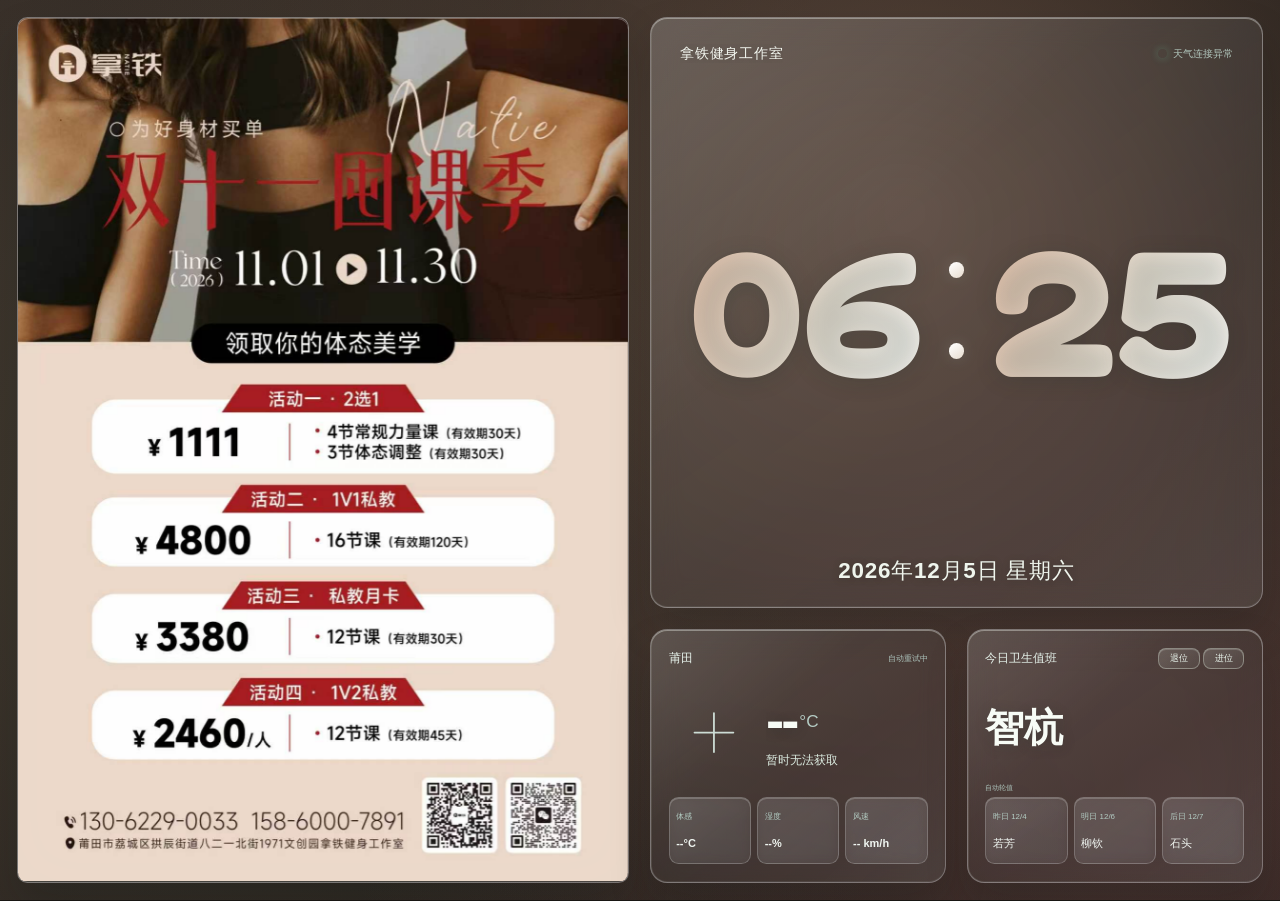
<file: index.html>
<!doctype html>
<html lang="zh-CN">
<head>
<meta charset="utf-8">
<meta name="viewport" content="width=device-width,initial-scale=1,viewport-fit=cover">
<meta name="theme-color" content="#000000">
<title>拿铁健身工作室 · V2.10.7 GitHub版</title>
<style>
    @font-face {
      font-family: "Fredoka Embedded";
      src: url("[data-uri]") format("truetype-variations");
      font-style: normal;
      font-weight: 300 700;
      font-display: block;
    }
:root {
 --bg:#000; --panel:#0e0e11; --raised:#111114; --surface:#1a1a1e;
 --line:rgba(245,245,247,.09); --text:#f0f0f3; --secondary:#b5b5be;
 --muted:#797982; --success:#30d158; --blue-soft:#50a5ff;
 --outer-pad:clamp(12px,1.35vw,24px); --screen-gap:clamp(16px,1.65vw,24px); --card-radius:clamp(10px,1.35vw,26px);
}
* {box-sizing:border-box}
html,body {width:100%;height:100%;margin:0;background:var(--bg);color:var(--text);overflow:hidden;font-family:-apple-system,BlinkMacSystemFont,'SF Pro Display','PingFang SC','Microsoft YaHei',Arial,sans-serif;font-variant-numeric:tabular-nums;-webkit-font-smoothing:antialiased;}
/* Grid columns avoid WebView flex sizing swallowing the poster-to-clock gap. */
.screen {height:100vh;width:100vw;display:grid;grid-template-columns:var(--poster-column,37%) minmax(0,1fr);gap:var(--screen-gap);padding:var(--outer-pad);overflow:hidden;background:#000}
.poster-panel {width:100%;height:100%;min-width:0;min-height:0;position:relative;overflow:hidden;background:#0d0d10;border:1px solid rgba(246,246,250,.17);border-radius:clamp(9px,.82vw,16px)}
.poster-panel::after {content:"";position:absolute;inset:0;pointer-events:none;border-radius:inherit;box-shadow:inset 0 0 0 1px rgba(255,255,255,.015)}
.poster-image{display:none;width:100%;height:100%;object-fit:contain;object-position:center;background:#09090b}
.poster-empty{width:100%;height:100%;display:flex;align-items:center;justify-content:center;font-size:clamp(13px,1.45vw,24px);font-weight:400;letter-spacing:.14em;color:#66666e}
.dashboard {flex:1;min-width:0;min-height:0;display:grid;grid-template-rows:minmax(0,7fr) minmax(0,3fr);gap:var(--screen-gap);padding:0;}
.panel{min-width:0;min-height:0;overflow:hidden;border-radius:var(--card-radius);background:var(--raised);border:1px solid var(--line);box-shadow:inset 0 1px 0 rgba(255,255,255,.02)}
.time-panel{display:grid;grid-template-rows:minmax(27px,auto) minmax(0,1fr) minmax(26px,auto);gap:clamp(4px,.75vh,12px);padding:clamp(13px,1.7vw,34px) clamp(12px,2.25vw,43px);background:radial-gradient(ellipse at 40% 46%,rgba(27,105,219,.11),transparent 57%),linear-gradient(143deg,#090d15 0%,#030407 100%);border-color:rgba(97,175,255,.17)}
.time-head{display:flex;align-items:center;justify-content:space-between;gap:6px;min-width:0;min-height:0}
.brand{font-size:clamp(12px,1.12vw,22px);font-weight:580;letter-spacing:.04em;white-space:nowrap;overflow:hidden;text-overflow:ellipsis;color:#dde4ee}
.status{display:flex;align-items:center;justify-content:flex-end;gap:clamp(5px,.5vw,11px);min-width:0;color:#989ca6;font-size:clamp(9px,.79vw,15px);white-space:nowrap}
.status-dot{width:clamp(7px,.67vw,13px);height:clamp(7px,.67vw,13px);min-width:clamp(7px,.67vw,13px);min-height:clamp(7px,.67vw,13px);display:block;flex:0 0 auto;border-radius:50%;background:var(--success)}
.clock-display{min-width:0;min-height:0;height:100%;width:100%;display:grid;grid-template-columns:minmax(0,1fr) clamp(14px,3.6vw,60px) minmax(0,1fr);align-items:center;gap:clamp(1px,.25vw,8px)}
.fit-box {min-height:0;min-width:0;display:flex;align-items:center;overflow:hidden}
.clock-number-box{height:100%;justify-content:center;overflow:visible}
.clock-number{font-family:'Fredoka Embedded','Arial Rounded MT Bold',Arial,sans-serif;font-weight:700;font-variation-settings:"wdth" 118,"wght" 700;letter-spacing:0;line-height:.88;padding:.04em .055em;-webkit-background-clip:text;background-clip:text;-webkit-text-fill-color:transparent;text-shadow:0 0 25px rgba(63,161,255,.08);font-feature-settings:"tnum" 1,"kern" 0}
.clock-hour{background-image:linear-gradient(110deg,#2d7cfe 9%,#55b2ff 64%,#a0efff 100%)}
.clock-minute{background-image:linear-gradient(110deg,#2c7bfb 5%,#499fff 62%,#9cecff 100%)}
.clock-colon{height:32%;min-height:32px;display:flex;flex-direction:column;align-items:center;justify-content:space-around;gap:10px;overflow:visible;align-self:center}
.clock-colon span{--s:clamp(8px,1.23vw,25px);width:var(--s);height:var(--s);min-width:var(--s);min-height:var(--s);display:block;flex:0 0 var(--s);border-radius:50%;background:linear-gradient(140deg,#fff 5%,#d6f6ff 50%,#80dbff 100%);box-shadow:0 0 15px rgba(99,210,255,.16)}
.time-date{min-width:0;min-height:0;display:flex;align-items:flex-end;justify-content:center}
.date-line{font-size:clamp(14px,1.75vw,36px);font-weight:550;color:#c7cdd8;white-space:nowrap;letter-spacing:.035em;text-align:center}
.bottom-grid{display:grid;min-width:0;min-height:0;grid-template-columns:minmax(0,1fr) minmax(0,1fr);gap:var(--screen-gap)}
.weather-panel,.duty-panel{display:grid;min-width:0;min-height:0;padding:clamp(10px,1.35vw,26px);background:#111114}
.weather-panel{grid-template-rows:minmax(21px,21px) minmax(0,1fr) minmax(47px,31%);gap:4px}
.weather-head{display:flex;align-items:center;justify-content:space-between;min-width:0;gap:6px}
.city{font-size:clamp(10px,.96vw,18px);color:#c7c7ce;font-weight:540;white-space:nowrap}
.weather-update{font-size:clamp(7px,.64vw,12px);color:var(--muted);white-space:nowrap}
.weather-body{display:grid;min-width:0;min-height:0;grid-template-columns:minmax(36px,.72fr) minmax(0,1.28fr);gap:clamp(3px,.5vw,15px);align-items:center;overflow:hidden}
.weather-symbol{height:100%;display:grid;place-items:center;min-width:0;min-height:0;color:#ced2de;opacity:.90}
.weather-symbol svg{height:clamp(33px,5.4vw,100px);max-height:90%;width:90%;display:block;stroke:currentColor;fill:none;stroke-width:1.65;stroke-linecap:round;stroke-linejoin:round;vector-effect:non-scaling-stroke}
.weather-primary{min-width:0;min-height:0;display:grid;grid-template-rows:minmax(0,1.4fr) minmax(18px,.6fr)}
.temperature-row{display:flex;gap:clamp(2px,.2vw,5px);min-width:0;min-height:0;align-items:center;overflow:hidden}
.temperature-box{min-width:0;min-height:0;height:100%;flex:0 1 auto;overflow:visible}
.temperature{font-size:clamp(32px,4.25vw,90px);font-weight:650;letter-spacing:-.05em;white-space:nowrap;line-height:1;color:#eeeef2}
.temp-unit-box{height:100%;min-width:0;align-items:center;overflow:visible}
.temp-unit{font-size:clamp(11px,1.34vw,25px);color:#90909b}
.weather-text-box{align-items:center;overflow:visible}
.weather-text{font-size:clamp(10px,.95vw,18px);font-weight:530;white-space:nowrap;color:#d3d3d8}
.weather-meta{min-width:0;min-height:0;display:grid;grid-template-columns:repeat(3,minmax(0,1fr));gap:clamp(4px,.48vw,11px)}
.meta-card,.next-card{background:#1a1a1e;border:1px solid rgba(255,255,255,.055);border-radius:clamp(7px,.75vw,15px);min-width:0;min-height:0;overflow:hidden}
.meta-card{display:grid;grid-template-rows:1fr 1.15fr;gap:1px;padding:clamp(4px,.52vw,11px)}
.meta-title-box,.meta-value-box,.next-day-box,.next-name-box{min-width:0;min-height:0;align-items:center;overflow:visible}
.meta-title,.next-day{color:#898992;white-space:nowrap;font-size:clamp(6px,.62vw,11px);line-height:1}
.meta-value,.next-name{color:#e7e7eb;white-space:nowrap;font-weight:590;font-size:clamp(8px,.86vw,15px);line-height:1}
.duty-panel{grid-template-rows:minmax(21px,21px) minmax(0,1fr) minmax(47px,31%);gap:4px}
.duty-head{min-width:0;min-height:0;display:grid;grid-template-columns:minmax(0,1fr) minmax(86px,.39fr);gap:clamp(4px,.55vw,10px);align-items:center}
.duty-label-box{overflow:visible;align-items:center}
.duty-label{font-size:clamp(9px,.9vw,17px);white-space:nowrap;color:#c4c4cc;font-weight:540}
.duty-control-box{height:100%;width:100%}
.duty-controls{width:100%;height:100%;display:grid;grid-template-columns:repeat(2,minmax(0,1fr));gap:clamp(3px,.25vw,6px);align-items:center}
.duty-btn{width:100%;min-width:0;height:clamp(19px,2.4vh,31px);border:1px solid rgba(255,255,255,.12);border-radius:clamp(6px,.62vw,12px);background:rgba(255,255,255,.05);color:#b9b9c1;font-family:inherit;font-size:clamp(9px,.72vw,13px);font-weight:540;line-height:1;white-space:nowrap;cursor:pointer}
.duty-btn:focus-visible,.duty-btn:focus{outline:2px solid #469dff;outline-offset:1px;background:#1e2b3c}
.duty-center{min-width:0;min-height:0;display:grid;grid-template-rows:minmax(0,1fr) minmax(10px,auto)}
.duty-name-box{overflow:visible;align-items:center}
.duty-name{font-size:clamp(27px,3.05vw,66px);font-weight:640;color:#f1f1f3;white-space:nowrap;line-height:1}
.duty-mode-box{overflow:visible;align-items:center}
.duty-mode{font-size:clamp(7px,.58vw,11px);color:var(--muted);white-space:nowrap}
.duty-next{min-width:0;min-height:0;display:grid;grid-template-columns:repeat(3,minmax(0,1fr));gap:clamp(4px,.4vw,9px)}
.next-card{display:grid;grid-template-rows:1fr 1.15fr;gap:1px;padding:clamp(4px,.52vw,11px)}


.rotation-line{min-width:0;min-height:0;display:flex;align-items:center;color:#777983;font-size:clamp(7px,.55vw,10px);white-space:nowrap;overflow:hidden;text-overflow:ellipsis}
/* Fit original data-fit nodes without assuming aspect-ratio support on Android TV. */
[data-fit]{display:block;max-width:100%;line-height:1;white-space:nowrap}
.settings-overlay[hidden]{display:none!important}
.settings-overlay{position:fixed;z-index:99;inset:0;background:rgba(0,0,0,.68);display:flex;align-items:center;justify-content:center;backdrop-filter:blur(5px)}
.settings-dialog{width:min(460px,80vw);padding:26px;border:1px solid #3d3e49;border-radius:22px;background:#17171c;box-shadow:0 18px 70px #000d;display:grid;gap:11px}
.settings-title{font-size:23px;font-weight:650;margin-bottom:9px}.settings-subtitle{color:#93939c;font-size:13px;line-height:1.6;margin:0 0 8px}
.settings-btn{font:inherit;color:#eeeef3;background:#24252b;border:1px solid #3b3c45;border-radius:12px;padding:13px 12px;font-size:17px;cursor:pointer;text-align:center}
.settings-btn:focus-visible,.settings-btn:focus{outline:2px solid #499eff;background:#1c344c}
#posterUpload{position:absolute;opacity:0;pointer-events:none;width:1px;height:1px}
.preview-handle{position:fixed;z-index:20;top:10px;right:10px;opacity:0;transition:opacity .18s;pointer-events:none;border:1px solid #56606c;background:#1d2633ee;color:#e9f1ff;font:500 12px inherit;border-radius:8px;padding:8px 12px;cursor:pointer}
body:hover .preview-handle, .preview-handle:focus{opacity:1;pointer-events:auto}
.toast{position:fixed;z-index:120;left:50%;bottom:22px;transform:translateX(-50%);padding:10px 17px;background:#25252c;color:#fff;border:1px solid #4e4e57;border-radius:10px;font-size:13px;opacity:0;pointer-events:none;transition:opacity .2s}.toast.visible{opacity:1}
@media(max-height:640px){
.dashboard{grid-template-rows:minmax(0,7fr) minmax(0,3fr)}
.weather-panel,.duty-panel{padding:clamp(7px,.95vw,14px)}
.weather-panel{grid-template-rows:21px minmax(0,1fr) minmax(47px,31%);gap:4px}
.duty-panel{grid-template-rows:21px minmax(0,1fr) minmax(47px,31%);gap:4px}
.time-panel{padding:clamp(11px,1.2vw,16px) clamp(12px,2vw,24px)}
}
@media (orientation:portrait){
  body{overflow:auto}
  .screen{width:100vw;height:56.25vw;min-height:220px}
  .poster-panel{width:calc(56.25vw * 210 / 297)}
  .dashboard{padding:0;gap:3px}
  .panel{border-radius:5px}.bottom-grid{gap:3px}
  .time-panel{padding:6px;gap:2px;grid-template-rows:12px minmax(0,1fr) 12px}
  .brand{font-size:7px}.status{font-size:6px;gap:2px}.status-dot{width:4px;height:4px;min-width:4px;min-height:4px}
  .date-line{font-size:7px}.weather-panel,.duty-panel{padding:3px;gap:1px}
  .weather-head,.duty-head{min-height:7px}.city,.duty-label{font-size:6px}.weather-update,.duty-mode,.rotation-line{font-size:5px}
  .weather-meta,.duty-next{gap:2px}.meta-card,.next-card{padding:1px;border-radius:2px}
  .meta-title,.next-day{font-size:4px}.meta-value,.next-name{font-size:6px}
  .temperature{font-size:20px}.temp-unit{font-size:7px}.weather-text{font-size:7px}
  .duty-name{font-size:16px}.duty-btn{font-size:5px;height:12px;min-height:12px;border-radius:2px}
  .clock-display{grid-template-columns:minmax(0,1fr) 7px minmax(0,1fr);gap:1px}
  .clock-colon{min-height:10px;height:32%;gap:3px}.clock-colon span{--s:4px}
  .weather-panel{grid-template-rows:8px 1fr 25px}
  .duty-panel{grid-template-rows:8px 1fr 25px}
  .weather-symbol svg{height:20px;stroke-width:2}
  .settings-dialog{width:90vw}
}


/* V2.3 TV remote focus on entire poster; focus ring appears only after arrow-key navigation. */
.poster-panel{cursor:pointer;outline:none;-webkit-tap-highlight-color:transparent}
.remote-navigating .poster-panel:focus{outline:3px solid #5da9ff;outline-offset:-4px;border-color:#76bbff;box-shadow:inset 0 0 0 2px #173c66}
.remote-navigating .duty-btn:focus{outline:2px solid #5da9ff;outline-offset:1px}
/* V2.4: explicitly painted selection ring for TCL old WebView.
   Native :focus outlines can vanish or be clipped by overflow:hidden. */
.duty-btn { -webkit-appearance:none; appearance:none; outline:none !important;
  -webkit-user-select:none; user-select:none; caret-color:transparent; }
.duty-btn.tv-focused, .duty-btn:focus, .remote-navigating .duty-btn:focus {
  background:#152d48 !important;
  border:2px solid #73b9ff !important;
  color:#ffffff !important;
  box-shadow:inset 0 0 0 1px #a9d8ff, 0 0 0 1px #477fbd !important;
  outline:none !important;
}
.poster-panel.tv-focused {border:2px solid #73b9ff !important; box-shadow:inset 0 0 0 1px #a9d8ff !important;}
/* All three spacings (poster/clock, clock/bottom, weather/duty) share screen-gap. */
.weather-meta,.duty-next{grid-template-columns:repeat(3,minmax(0,1fr));gap:clamp(4px,.48vw,11px)}
.meta-card,.next-card{align-self:stretch;min-height:0}

/* TV app: poster click replaces unsupported MENU key entry. */
.preview-handle { display:none !important; }

/* ===============================================================
   V2.6 · iOS-inspired dark frosted / liquid glass visual edition.
   Visual-layer override ONLY — keep V2.5 layout, keyboard focus,
   local-network upload, duty, weather and Java bridge unchanged.
   Static layered wallpaper provides refraction cues even on TVs
   whose legacy Android WebView ignores backdrop-filter.
   =============================================================== */
:root {
  --bg:#07101f;
  --panel:rgba(155,189,238,.11);
  --raised:rgba(173,204,255,.12);
  --surface:rgba(214,229,255,.11);
  --line:rgba(235,245,255,.27);
  --text:#f7f9ff;
  --secondary:#d2d9e9;
  --muted:#9faec8;
  --blue-soft:#93c9ff;
  --success:#4be9a1;
}
html,body{background:#0a1223;color:var(--text)}
body::before{
  content:"";position:fixed;inset:0;z-index:0;pointer-events:none;
  background:
    radial-gradient(ellipse 48% 82% at 5% 18%,rgba(80,138,229,.49) 0%,rgba(57,101,166,.22) 42%,transparent 82%),
    radial-gradient(ellipse 37% 62% at 73% 12%,rgba(140,116,225,.34) 0%,rgba(95,85,174,.15) 45%,transparent 83%),
    radial-gradient(ellipse 55% 70% at 88% 93%,rgba(37,173,191,.35) 0%,rgba(44,111,160,.16) 38%,transparent 78%),
    radial-gradient(ellipse 52% 54% at 41% 107%,rgba(71,111,219,.22),transparent 77%),
    linear-gradient(120deg,#122441 0%,#10152e 48%,#0b1628 100%);
}
body::after{
  content:"";position:fixed;inset:0;z-index:0;pointer-events:none;opacity:.20;
  background:linear-gradient(127deg,rgba(255,255,255,.12),transparent 28%,rgba(255,255,255,.03) 56%,transparent 82%);
}
.screen{position:relative;z-index:1;background:transparent}
.panel,.poster-panel{
  border:1px solid rgba(238,247,255,.29);
  background:linear-gradient(142deg,rgba(239,246,255,.16),rgba(186,210,248,.085) 43%,rgba(24,43,68,.14) 100%);
  box-shadow:0 14px 32px rgba(0,5,26,.22), inset 0 1px 0 rgba(255,255,255,.35),inset 0 -1px 0 rgba(197,226,255,.09);
  -webkit-backdrop-filter:blur(14px) saturate(145%);
  backdrop-filter:blur(14px) saturate(145%);
}
.panel{position:relative}
.panel::before{
  content:"";position:absolute;inset:0;pointer-events:none;border-radius:inherit;
  background:linear-gradient(133deg,rgba(255,255,255,.12),transparent 30%,transparent 78%,rgba(180,234,255,.035));
  opacity:.7;
}
.poster-panel{
  background:linear-gradient(155deg,rgba(231,240,255,.11),rgba(113,157,212,.055) 54%,rgba(46,93,130,.09));
  border-color:rgba(242,248,255,.31);
}
.poster-panel::after{box-shadow:inset 0 1px 0 rgba(255,255,255,.35),inset 0 0 55px rgba(203,225,255,.035)}
.poster-image{background:rgba(12,24,44,.35)}
.poster-empty{color:rgba(227,238,255,.62);font-weight:450;text-shadow:0 1px 6px rgba(0,0,0,.18)}
.time-panel{
  border-color:rgba(233,248,255,.37);
  background:
    radial-gradient(ellipse 76% 65% at 28% 26%,rgba(149,201,255,.18),transparent 75%),
    linear-gradient(126deg,rgba(238,246,255,.20),rgba(108,151,217,.12) 52%,rgba(23,63,113,.13));
  box-shadow:0 14px 32px rgba(0,5,26,.24),inset 0 1px 0 rgba(255,255,255,.42),inset 0 -1px 0 rgba(193,231,255,.09);
}
.weather-panel{
  background:linear-gradient(135deg,rgba(231,246,255,.17),rgba(109,166,206,.085) 58%,rgba(25,69,105,.13));
}
.duty-panel{
  background:linear-gradient(135deg,rgba(237,241,255,.16),rgba(151,144,210,.085) 58%,rgba(45,60,111,.12));
}
.brand{color:#f4f9ff;text-shadow:0 1px 9px rgba(7,12,34,.14)}
.status{color:#b4c4da}
.status-dot{background:#4be9a1;box-shadow:0 0 8px rgba(93,247,192,.24)}
.clock-hour{
  background-image:linear-gradient(118deg,#69a7ff 1%,#99d2ff 55%,#dafaff 100%);
}
.clock-minute{
  background-image:linear-gradient(118deg,#69b9ff 4%,#80c8ff 56%,#caf6ff 100%);
}
.clock-number{text-shadow:0 0 30px rgba(116,180,250,.12)}
.clock-colon span{
  background:linear-gradient(145deg,#fff 7%,#daf8ff 55%,#9bd9ff 100%);
  box-shadow:0 0 15px rgba(141,222,255,.29);
}
.date-line{color:#e0eafa}
.city,.duty-label{color:#e5edf9}
.weather-update,.duty-mode,.rotation-line{color:#aabbd5}
.weather-symbol{color:#e4eeff}
.temperature,.duty-name{color:#f9fbff;text-shadow:0 1px 12px rgba(7,21,48,.18)}
.temp-unit{color:#bfcee3}
.weather-text{color:#dfeafa}
.meta-card,.next-card{
  background:linear-gradient(145deg,rgba(235,244,255,.19),rgba(199,219,255,.085));
  border-color:rgba(244,249,255,.22);
  box-shadow:inset 0 1px 0 rgba(255,255,255,.17);
}
.meta-title,.next-day{color:#bed0e9}
.meta-value,.next-name{color:#f7faff}
.duty-btn{
  background:linear-gradient(160deg,rgba(228,244,255,.20),rgba(166,201,238,.08));
  border-color:rgba(240,248,255,.29);
  color:#eef5ff;
  box-shadow:inset 0 1px 0 rgba(255,255,255,.14);
}
/* Preserve the V2.4 focus selectors and their !important rules. */
.settings-overlay{background:rgba(3,10,24,.48);-webkit-backdrop-filter:blur(9px);backdrop-filter:blur(9px)}
.settings-dialog{
  background:linear-gradient(145deg,rgba(49,75,111,.94),rgba(24,40,65,.97));
  border-color:rgba(242,250,255,.31);
  box-shadow:0 24px 72px rgba(0,4,22,.55),inset 0 1px 0 rgba(255,255,255,.22);
  -webkit-backdrop-filter:blur(16px);backdrop-filter:blur(16px);
}
.settings-title{color:#f8fbff}
.settings-subtitle{color:#c2d0e4}
.settings-btn{background:rgba(204,230,255,.16);color:#fff;border-color:rgba(228,246,255,.24)}
.toast{background:rgba(37,67,110,.93);border-color:rgba(234,246,255,.3)}
/* End V2.6 visual layer. */


/* ===============================================================
   V2.8 · RonDesignLab-inspired atmospheric glass
   VISUAL OVERRIDES ONLY. All V2.5 Java and JS logic remains intact.
   Optical goal: restrained sage / grey spatial glass rather than
   artificial purple neon or low-contrast blue glass.
   =============================================================== */
:root{
  --bg:#142729;
  --panel:rgba(178,198,191,.105);
  --raised:rgba(185,204,197,.11);
  --surface:rgba(189,211,202,.13);
  --line:rgba(239,248,241,.29);
  --text:#f3f7f2;
  --secondary:#d0dad7;
  --muted:#a8b8b7;
  --blue-soft:#a2d9e6;
  --success:#87e3b4;
}
html,body{background:#102427!important;color:#f1f6f3}
body::before{
  content:"";position:fixed;inset:0;z-index:0;pointer-events:none;
  background:url("[data-uri]") center center / cover no-repeat;
  filter:none;
}
body::after{
  content:"";position:fixed;inset:0;z-index:0;pointer-events:none;
  opacity:1;
  background:
    radial-gradient(ellipse 53% 63% at 47% 25%,rgba(233,243,221,.035),transparent 76%),
    linear-gradient(90deg,rgba(6,22,25,.12),transparent 38%,rgba(4,22,23,.11) 100%),
    linear-gradient(180deg,rgba(9,23,26,.11),transparent 46%,rgba(3,20,23,.30));
}
.screen{position:relative;z-index:1;background:transparent}
.panel,.poster-panel{
  background:linear-gradient(135deg,rgba(225,238,227,.16) 0%,rgba(184,207,199,.09) 38%,rgba(80,112,113,.065) 72%,rgba(209,228,210,.105) 100%) !important;
  border:1px solid rgba(228,244,231,.31) !important;
  box-shadow:0 21px 42px rgba(2,15,17,.18),inset 0 1px 0 rgba(250,255,246,.36),inset 1px 0 0 rgba(243,255,236,.11),inset 0 -1px 0 rgba(219,237,232,.08) !important;
  -webkit-backdrop-filter:blur(19px) saturate(93%) brightness(1.03);
  backdrop-filter:blur(19px) saturate(93%) brightness(1.03);
}
.panel::before{
  background:linear-gradient(138deg,rgba(252,255,250,.12),rgba(255,255,255,0) 38%,transparent 77%,rgba(213,245,225,.045));
  opacity:.68;
}
.poster-panel,.time-panel,.weather-panel,.duty-panel{
  background:linear-gradient(140deg,rgba(221,238,227,.164),rgba(178,205,200,.086) 48%,rgba(132,164,150,.085)) !important;
}
.poster-panel::after{box-shadow:inset 0 1px 0 rgba(255,255,255,.30),inset 0 0 55px rgba(220,255,225,.015)}
.poster-image{background:rgba(18,37,35,.48)}
.poster-empty{color:rgba(235,242,232,.72);font-weight:410;text-shadow:0 1px 9px rgba(2,19,18,.15)}
.time-panel{border-color:rgba(238,251,238,.38)!important}
.brand{color:#f4f8f1;letter-spacing:.052em;text-shadow:0 1px 12px rgba(3,24,22,.18)}
.status{color:#b2c7bd}
.status-dot{background:#83dfb4;box-shadow:0 0 9px rgba(112,229,176,.30)}
.clock-hour{background-image:linear-gradient(114deg,#8ebad3 0%,#c8f0ee 52%,#f2fff7 100%)}
.clock-minute{background-image:linear-gradient(110deg,#9bcee2 0%,#c7e4e4 49%,#e7faf0 100%)}
.clock-number{text-shadow:0 3px 22px rgba(3,38,34,.15)}
.clock-colon span{background:linear-gradient(148deg,#fff 5%,#def1e7 68%,#a3d4cd);box-shadow:0 0 16px rgba(202,250,226,.15)}
.date-line{color:#eff5ed;text-shadow:0 1px 9px rgba(11,31,26,.20)}
.city,.duty-label{color:#e4f1e9}
.weather-update,.duty-mode,.rotation-line{color:#aec5bd}
.weather-symbol{color:#dbeee6}
.temperature,.duty-name{color:#f7fcf6;text-shadow:0 2px 14px rgba(5,34,29,.20)}
.temp-unit{color:#b5cdc5}
.weather-text{color:#dcece1}
.meta-card,.next-card{
  background:linear-gradient(135deg,rgba(239,251,241,.135),rgba(213,237,217,.053)) !important;
  border:1px solid rgba(234,251,236,.24) !important;
  box-shadow:inset 0 1px 0 rgba(254,255,249,.20) !important;
  -webkit-backdrop-filter:blur(6px) saturate(92%);
  backdrop-filter:blur(6px) saturate(92%);
}
.meta-title,.next-day{color:#b4cdc4}
.meta-value,.next-name{color:#f1f7f2}
.duty-btn{
  background:linear-gradient(148deg,rgba(244,254,244,.17),rgba(207,234,226,.07)) !important;
  border:1px solid rgba(240,255,240,.33) !important;
  color:#edf9f0;
  box-shadow:inset 0 1px 0 rgba(255,255,255,.17) !important;
}
/* restore robust remote-control focus indications */
.duty-btn.tv-focused,.duty-btn:focus,.remote-navigating .duty-btn:focus{
  background:rgba(21,72,78,.73) !important;
  border:2px solid #cbf6e7 !important;
  color:#fff !important;
  box-shadow:inset 0 0 0 1px rgba(237,255,246,.55),0 0 0 2px rgba(97,217,190,.45) !important;
}
.poster-panel.tv-focused,.remote-navigating .poster-panel:focus{
  border:2px solid #cef7e6 !important;
  box-shadow:inset 0 0 0 2px rgba(63,193,169,.52),0 0 0 2px rgba(151,239,208,.38) !important;
}
.settings-overlay{background:rgba(4,24,25,.46);-webkit-backdrop-filter:blur(10px);backdrop-filter:blur(10px)}
.settings-dialog{
  background:linear-gradient(140deg,rgba(82,112,108,.93),rgba(44,73,72,.96)) !important;
  border-color:rgba(235,251,236,.35);
  box-shadow:0 22px 60px rgba(2,15,17,.4),inset 0 1px 0 rgba(255,255,255,.3);
  -webkit-backdrop-filter:blur(22px) saturate(90%);
  backdrop-filter:blur(22px) saturate(90%);
}
.settings-title{color:#f8fcf8}
.settings-subtitle{color:#d1e2d8}
.settings-btn{background:rgba(224,245,226,.13);border-color:rgba(231,251,232,.31);color:#fff}
.toast{background:rgba(36,79,79,.91);border-color:rgba(224,249,226,.26)}
/* End V2.8 material system */


/* ==========================================================
   V2.9: poster-aware atmospheric color and clock glass tint.
   This is a visual-only layer. HTML layout and widgets are unchanged.
   No continuously animated filters or wallpaper downloads.
   ========================================================== */
:root {
  --v29-base:#193234;
  --v29-deep:#101c20;
  --v29-glow-a:91,149,144;
  --v29-glow-b:129,170,162;
  --v29-glow-c:76,132,139;
  --v29-clock-start:#a1c2cb;
  --v29-clock-middle:#d3eee8;
  --v29-clock-end:#f7fff4;
  --v29-clock-colon:#e7f6e9;
}
html,body { background:var(--v29-deep) !important; }
body::before {
  background:
    radial-gradient(ellipse 55% 80% at 14% 22%,rgba(var(--v29-glow-a),.86),transparent 74%),
    radial-gradient(ellipse 57% 75% at 80% 75%,rgba(var(--v29-glow-b),.57),transparent 78%),
    radial-gradient(ellipse 45% 56% at 82% 2%,rgba(var(--v29-glow-c),.54),transparent 78%),
    radial-gradient(ellipse 57% 53% at 48% 113%,rgba(var(--v29-glow-a),.24),transparent 78%),
    linear-gradient(133deg,var(--v29-base),var(--v29-deep));
  background-size:cover;
  background-repeat:no-repeat;
}
body::after {
  opacity:.22;
  background:
    radial-gradient(ellipse 49% 62% at 49% 27%,rgba(255,255,255,.13),transparent 78%),
    linear-gradient(114deg,rgba(255,255,255,.09),transparent 31%,rgba(255,255,255,.04) 53%,transparent 88%);
}
/* Neutral material, not dyed by the poster; only the atmosphere and clock react. */
.poster-panel,.time-panel,.weather-panel,.duty-panel{
  background:linear-gradient(140deg,rgba(245,246,249,.145),rgba(217,221,227,.072) 48%,rgba(193,199,207,.09)) !important;
  border-color:rgba(244,247,250,.34) !important;
}
.time-panel { background:linear-gradient(147deg,rgba(247,250,253,.20),rgba(212,218,224,.080) 52%,rgba(174,188,200,.095)) !important; }
.meta-card,.next-card{
  background:linear-gradient(140deg,rgba(250,249,252,.145),rgba(240,239,246,.047)) !important;
  border-color:rgba(246,248,249,.22) !important;
}
.clock-hour,.clock-minute{
  background-image:linear-gradient(116deg,var(--v29-clock-start) 2%,var(--v29-clock-middle) 54%,var(--v29-clock-end) 100%) !important;
}
.clock-colon span{
  background:linear-gradient(140deg,#fff 2%,var(--v29-clock-colon) 87%) !important;
}
/* End V2.9 */


/* V2.9.1 — TCL WebView compatibility fixes
   1. Show the generated atmosphere in a real HTML element, not a pseudo-element.
   2. Make glass cards neutral/translucent enough for visible color.
   3. Fill the A4 poster viewport with a proportional CENTER CROP.
*/
html,body { background:#162528 !important; }
body::before,body::after {display:none !important;content:none !important;}
#posterAtmosphere,#posterAtmosphereNext {
  position:fixed;left:0;top:0;width:100%;height:100%;z-index:0;
  pointer-events:none; background:linear-gradient(135deg,#274743,#152b2b);
  background-repeat:no-repeat;background-size:100% 100%;
}
#posterAtmosphereNext {opacity:0;will-change:opacity;}
/* Arrival layer opacity is animated directly to support old TCL WebView. */
.poster-panel{isolation:isolate}
.poster-panel .poster-image{
  position:absolute !important; inset:0;
  width:100% !important; height:100% !important;
  display:none; object-fit:cover !important; object-position:center !important;
  transform:translate3d(0,0,0); transition:none;
  will-change:transform; backface-visibility:hidden;
}
.poster-panel .poster-image.slide-moving{
  transition:transform 820ms cubic-bezier(.22,.72,.16,1);
}
.poster-empty {position:absolute;inset:0;z-index:0;}
.poster-counter {
  position:absolute;bottom:clamp(9px,1.5vw,26px);right:clamp(9px,1.5vw,26px);
  z-index:2;display:none;padding:5px 10px;border-radius:99px;
  background:rgba(20,25,34,.44);border:1px solid rgba(250,250,255,.27);
  color:rgba(255,255,255,.90);font-size:clamp(9px,.72vw,15px);
  font-weight:550;letter-spacing:.04em;pointer-events:none;
}
/* V2.10.1: single glyph tree for the live clock. Avoid cloning digits. */
.clock-number-box{position:relative;}

.screen { position:relative;z-index:1;background:transparent !important; }
.poster-image {width:100% !important;height:100% !important;object-fit:cover !important;
  object-position:center center !important;background:transparent !important;}
.poster-panel,.time-panel,.weather-panel,.duty-panel {
  background:linear-gradient(145deg,rgba(246,248,252,.095),rgba(204,216,228,.045) 56%,rgba(216,227,237,.065)) !important;
  border-color:rgba(246,247,253,.32) !important;
  -webkit-backdrop-filter:blur(13px) saturate(90%);
  backdrop-filter:blur(13px) saturate(90%);
}
.time-panel{background:linear-gradient(145deg,rgba(255,255,255,.12),rgba(207,220,235,.055) 60%,rgba(210,224,235,.065)) !important;}
.meta-card,.next-card{
  background:linear-gradient(140deg,rgba(246,247,252,.12),rgba(227,232,240,.065)) !important;
}
/* Theme gradients for clocks are set directly by JS with important priority,
   not only through CSS custom properties. */

</style>
<script src="theme-diagnostics.js"></script>
</head>
<body>
  <div id="posterAtmosphere" aria-hidden="true"></div>
  <div id="posterAtmosphereNext" aria-hidden="true"></div>
<main class="screen" id="screen">
  <section class="poster-panel" id="posterPanel" role="button" tabindex="0" aria-label="选择或更换海报，按确定键打开">
    <img class="poster-image" id="posterImage" alt="当前海报">
    <img class="poster-image" id="posterImageNext" alt="切换海报" aria-hidden="true">
    <div class="poster-empty" id="posterEmpty">等待发布海报</div>
    <div class="poster-counter" id="posterCounter" aria-hidden="true"></div>
  </section>
  <section class="dashboard">
    <article class="panel time-panel" aria-label="时间日期">
      <header class="time-head">
        <div class="brand" id="studioName">拿铁健身工作室</div>
        <div class="status"><i class="status-dot" id="statusDot" aria-hidden="true"></i><span id="statusText">实时运行</span></div>
      </header>
      <div class="clock-display">
        <div class="fit-box clock-number-box"><div class="clock-number clock-hour" id="clockHour" data-fit data-fit-group="clock" data-fit-min="20" data-fit-max="576" data-fit-width="1" data-fit-height="0.91">20</div></div>
        <div class="clock-colon" aria-hidden="true"><span></span><span></span></div>
        <div class="fit-box clock-number-box"><div class="clock-number clock-minute" id="clockMinute" data-fit data-fit-group="clock" data-fit-min="20" data-fit-max="576" data-fit-width="1" data-fit-height="0.91">45</div></div>
      </div>
      <div class="time-date"><div class="date-line" id="fullDate">2026年10月21日 星期三</div></div>
    </article>
    <section class="bottom-grid">
      <article class="panel weather-panel" aria-label="天气">
        <div class="weather-head"><div class="city" id="cityName">莆田</div><div class="weather-update" id="weatherUpdated">--:-- 更新</div></div>
        <div class="weather-body">
          <div class="weather-symbol" id="weatherSymbol" aria-hidden="true"></div>
          <div class="weather-primary">
            <div class="temperature-row"><div class="fit-box temperature-box"><div class="temperature" id="temperature">--</div></div><div class="fit-box temp-unit-box"><div class="temp-unit">°C</div></div></div>
            <div class="fit-box weather-text-box"><div class="weather-text" id="weatherText">天气加载中</div></div>
          </div>
        </div>
        <div class="weather-meta">
          <div class="meta-card"><div class="fit-box meta-title-box"><span class="meta-title">体感</span></div><div class="fit-box meta-value-box"><span class="meta-value" id="apparentTemp">--°C</span></div></div>
          <div class="meta-card"><div class="fit-box meta-title-box"><span class="meta-title">湿度</span></div><div class="fit-box meta-value-box"><span class="meta-value" id="humidity">--%</span></div></div>
          <div class="meta-card"><div class="fit-box meta-title-box"><span class="meta-title">风速</span></div><div class="fit-box meta-value-box"><span class="meta-value" id="windSpeed">-- km/h</span></div></div>
        </div>
      </article>
      <article class="panel duty-panel" aria-label="卫生值班">
        <div class="duty-head"><div class="fit-box duty-label-box"><span class="duty-label">今日卫生值班</span></div>
          <div class="fit-box duty-control-box"><div class="duty-controls" aria-label="手动调整轮值"><button class="duty-btn" id="dutyPrevBtn" type="button">退位</button><button class="duty-btn" id="dutyNextBtn" type="button">进位</button></div></div>
        </div>
        <div class="duty-center"><div class="fit-box duty-name-box"><div class="duty-name" id="dutyName">--</div></div><div class="fit-box duty-mode-box"><span class="duty-mode" id="dutyMode">自动轮值</span></div></div>
        <div class="duty-next" id="nextDuty"></div>
      </article>
    </section>
  </section>
</main>

<input type="file" multiple accept=".jpg,.jpeg,.png,image/jpeg,image/png" id="posterUpload" aria-label="上传海报预览">
<div class="settings-overlay" id="settingsOverlay" hidden>
 <div class="settings-dialog" role="dialog" aria-modal="true" aria-labelledby="settingsTitle">
    <div class="settings-title" id="settingsTitle">海报设置 · V2.10.7 GitHub版</div>
   <p class="settings-subtitle">正在读取在线发布内容。</p>
   <button class="settings-btn" id="selectPosterBtn" type="button">打开管理后台</button>
   <button class="settings-btn" id="deletePosterBtn" type="button">删除当前海报</button>
   <button class="settings-btn" id="closeSettingsBtn" type="button">返回</button>
 </div>
</div>
<div id="toast" class="toast" aria-live="polite"></div>
<script>
    "use strict";

    /* ===================== 可修改配置 ===================== */
    const CONFIG = {
      studioName: "拿铁健身工作室",
      qweatherKey: "请填写你的QWeather API KEY",
      qweatherApiHost: "请填写你的专属API Host.qweatherapi.com",
      location: "119.01,25.43",
      cityName: "莆田",
      timezone: "Asia/Shanghai",
      weatherUpdateMinutes: 10,
      weatherTimeoutMs: 12000,
      weatherRetryMinutes: [1, 2, 5],
      dutyRotation: ["待设置"],
      anchorDate: "2026-07-04",
      anchorPerson: "待设置"
    };
    /* ==================================================== */

    const DUTY_OFFSET_STORAGE_KEY = "latteFitnessDutyOffsetV1";
    const ONLINE_DUTY_OFFSET_KEY = "latteFitnessOnlineDutyOffsetV1";
    const originalDuty = {
      names: CONFIG.dutyRotation.slice(), anchorDate: CONFIG.anchorDate, anchorPerson: CONFIG.anchorPerson
    };
    let onlineDutyKey = "";
    let dutyManualOffset = 0;

    const ICONS = {
      sun: '<svg viewBox="0 0 64 64" aria-hidden="true"><circle cx="32" cy="32" r="11"></circle><path d="M32 6v8M32 50v8M6 32h8M50 32h8M13.6 13.6l5.7 5.7M44.7 44.7l5.7 5.7M50.4 13.6l-5.7 5.7M19.3 44.7l-5.7 5.7"></path></svg>',
      moon: '<svg viewBox="0 0 64 64" aria-hidden="true"><path d="M47 43A20 20 0 0 1 23 17a20 20 0 1 0 24 26Z"></path></svg>',
      cloud: '<svg viewBox="0 0 64 64" aria-hidden="true"><path d="M16 45h31a10 10 0 0 0 1.1-19.9A17 17 0 0 0 16.5 23 11 11 0 0 0 16 45Z"></path></svg>',
      partly: '<svg viewBox="0 0 64 64" aria-hidden="true"><circle cx="25" cy="23" r="9"></circle><path d="M25 7v6M9 23h6M13.7 11.7l4.2 4.2M36.3 11.7l-4.2 4.2M18 49h31a9 9 0 0 0 1-17.9A15 15 0 0 0 22.3 29 10 10 0 0 0 18 49Z"></path></svg>',
      fog: '<svg viewBox="0 0 64 64" aria-hidden="true"><path d="M14 35h35a9 9 0 0 0 .8-17.9A15 15 0 0 0 22 16a10 10 0 0 0-8 19ZM10 44h42M16 52h32"></path></svg>',
      drizzle: '<svg viewBox="0 0 64 64" aria-hidden="true"><path d="M15 35h34a9 9 0 0 0 .9-17.9A15 15 0 0 0 22 16a10 10 0 0 0-7 19ZM22 43l-3 7M34 43l-3 7M46 43l-3 7"></path></svg>',
      rain: '<svg viewBox="0 0 64 64" aria-hidden="true"><path d="M15 34h34a9 9 0 0 0 .9-17.9A15 15 0 0 0 22 15a10 10 0 0 0-7 19ZM22 41l-5 12M35 41l-5 12M48 41l-5 12"></path></svg>',
      snow: '<svg viewBox="0 0 64 64" aria-hidden="true"><path d="M15 32h34a9 9 0 0 0 .9-17.9A15 15 0 0 0 22 13a10 10 0 0 0-7 19ZM21 40v14M15 43l12 8M27 43l-12 8M43 40v14M37 43l12 8M49 43l-12 8"></path></svg>',
      storm: '<svg viewBox="0 0 64 64" aria-hidden="true"><path d="M15 33h34a9 9 0 0 0 .9-17.9A15 15 0 0 0 22 14a10 10 0 0 0-7 19ZM34 38l-8 11h8l-5 10 13-15h-8l5-6"></path></svg>',
      unavailable: '<svg viewBox="0 0 64 64" aria-hidden="true"><path d="M14 32h36M32 14v36"></path></svg>'
    };

    let fitFrame = 0;
    let lastDutyIso = "";

    function numberFromData(element, key, fallback) {
      const value = Number(element.dataset[key]);
      return Number.isFinite(value) ? value : fallback;
    }

    function fitText(element, container, options) {
      if (!element || !container || container.clientWidth < 1 || container.clientHeight < 1) return;

      const settings = options || {};
      const min = settings.min || numberFromData(element, "fitMin", 8);
      const max = settings.max || numberFromData(element, "fitMax", 300);
      const widthRatio = Math.min(1, Math.max(0.2, settings.widthRatio || numberFromData(element, "fitWidth", 0.94)));
      const heightRatio = Math.min(1, Math.max(0.2, settings.heightRatio || numberFromData(element, "fitHeight", 0.88)));
      const containerStyle = getComputedStyle(container);
      const innerWidth = container.clientWidth - parseFloat(containerStyle.paddingLeft) - parseFloat(containerStyle.paddingRight);
      const innerHeight = container.clientHeight - parseFloat(containerStyle.paddingTop) - parseFloat(containerStyle.paddingBottom);
      const availableWidth = Math.max(1, innerWidth * widthRatio);
      const availableHeight = Math.max(1, innerHeight * heightRatio);

      let low = min;
      let high = Math.max(min, max);
      let best = min;
      element.style.fontSize = high + "px";

      for (let i = 0; i < 14; i += 1) {
        const middle = (low + high) / 2;
        element.style.fontSize = middle + "px";
        const fitsWidth = element.scrollWidth <= availableWidth + 0.5;
        const fitsHeight = element.scrollHeight <= availableHeight + 0.5;

        if (fitsWidth && fitsHeight) {
          best = middle;
          low = middle;
        } else {
          high = middle;
        }
      }

      element.style.fontSize = Math.max(min, Math.floor(best * 10) / 10) + "px";
    }

    function fitAllText() {
      document.querySelectorAll("[data-fit]").forEach(function (element) {
        fitText(element, element.parentElement);
      });

      const groups = {};
      document.querySelectorAll("[data-fit-group]").forEach(function (element) {
        const groupName = element.dataset.fitGroup;
        if (!groups[groupName]) groups[groupName] = [];
        groups[groupName].push(element);
      });

      Object.keys(groups).forEach(function (groupName) {
        const group = groups[groupName];
        const sharedSize = Math.min.apply(null, group.map(function (element) {
          return parseFloat(element.style.fontSize) || 8;
        }));
        group.forEach(function (element) {
          element.style.fontSize = sharedSize + "px";
        });
      });
    }

    function fitPosterToContentHeight() {
      const screen = document.getElementById("screen");
      const poster = document.querySelector(".poster-panel");
      if (!screen || !poster) return;
      const style = window.getComputedStyle(screen);
      const innerHeight = screen.clientHeight - parseFloat(style.paddingTop || 0) - parseFloat(style.paddingBottom || 0);
      if (!(innerHeight > 0)) return;
      const posterWidth = innerHeight * (210 / 297);
      const currentWidth = parseFloat(screen.style.getPropertyValue("--poster-column") || 0);
      if (!Number.isFinite(currentWidth) || Math.abs(currentWidth - posterWidth) > 0.5) {
        screen.style.setProperty("--poster-column", posterWidth.toFixed(2) + "px");
      }
    }

    function scheduleFit() {
      cancelAnimationFrame(fitFrame);
      fitFrame = requestAnimationFrame(function () {
        fitPosterToContentHeight();
        fitAllText();
        fitFrame = 0;
      });
    }

    function pad(value) {
      return String(value).padStart(2, "0");
    }

    function getZonedParts(date) {
      const parts = new Intl.DateTimeFormat("zh-CN", {
        timeZone: CONFIG.timezone,
        year: "numeric",
        month: "2-digit",
        day: "2-digit",
        hour: "2-digit",
        minute: "2-digit",
        second: "2-digit",
        hour12: false,
        hourCycle: "h23",
        weekday: "long"
      }).formatToParts(date || new Date());

      const data = {};
      parts.forEach(function (part) {
        if (part.type !== "literal") data[part.type] = part.value;
      });
      if (data.hour === "24") data.hour = "00";
      return data;
    }

    function isoToUtcMidnight(iso) {
      const values = iso.split("-").map(Number);
      return Date.UTC(values[0], values[1] - 1, values[2]);
    }

    function addDaysIso(iso, offset) {
      const date = new Date(isoToUtcMidnight(iso) + offset * 86400000);
      return date.getUTCFullYear() + "-" + pad(date.getUTCMonth() + 1) + "-" + pad(date.getUTCDate());
    }

    function formatIsoShort(iso) {
      const values = iso.split("-").map(Number);
      return values[1] + "/" + values[2];
    }

    function normalizeDutyOffset(value) {
      const length = CONFIG.dutyRotation.length || 1;
      const number = Number(value);
      const integer = Number.isFinite(number) ? Math.trunc(number) : 0;
      return ((integer % length) + length) % length;
    }

    function readDutyManualOffset() {
      try {
        if (onlineDutyKey) {
          const saved = JSON.parse(window.localStorage.getItem(ONLINE_DUTY_OFFSET_KEY) || "null");
          return saved && saved.key === onlineDutyKey ? normalizeDutyOffset(saved.offset) : 0;
        }
        return normalizeDutyOffset(window.localStorage.getItem(DUTY_OFFSET_STORAGE_KEY));
      } catch (error) {
        return 0;
      }
    }

    function saveDutyManualOffset() {
      try {
        if (onlineDutyKey) {
          window.localStorage.setItem(ONLINE_DUTY_OFFSET_KEY, JSON.stringify({key:onlineDutyKey, offset:dutyManualOffset}));
        } else {
          window.localStorage.setItem(DUTY_OFFSET_STORAGE_KEY, String(dutyManualOffset));
        }
      } catch (error) {
        // 本地存储不可用时，本次运行仍然生效；重启后会恢复自动轮值。
      }
    }

    function getBaseDutyIndexByIsoDate(iso) {
      const rotation = CONFIG.dutyRotation;
      let anchorIndex = rotation.indexOf(CONFIG.anchorPerson);
      if (anchorIndex < 0) anchorIndex = 0;
      const diffDays = Math.round((isoToUtcMidnight(iso) - isoToUtcMidnight(CONFIG.anchorDate)) / 86400000);
      return ((anchorIndex + diffDays) % rotation.length + rotation.length) % rotation.length;
    }

    function getDutyIndexByIsoDate(iso) {
      const rotation = CONFIG.dutyRotation;
      return (getBaseDutyIndexByIsoDate(iso) + dutyManualOffset) % rotation.length;
    }

    function getDutyByIsoDate(iso) {
      const rotation = CONFIG.dutyRotation;
      return rotation[getDutyIndexByIsoDate(iso)];
    }

    function updateDutyModeLabel() {
      const mode = document.getElementById("dutyMode");
      if (!mode) return;
      const length = CONFIG.dutyRotation.length || 1;
      const offset = normalizeDutyOffset(dutyManualOffset);
      if (offset === 0) {
        mode.textContent = "自动轮值";
      } else if (offset <= Math.floor(length / 2)) {
        mode.textContent = "已进位 " + offset + " 位";
      } else {
        mode.textContent = "已退位 " + (length - offset) + " 位";
      }
    }

    window.LatteApplyDutyConfig = function (incoming) {
      const config = incoming || originalDuty;
      if (!Array.isArray(config.names) || !config.names.length ||
          config.names.indexOf(config.anchorPerson) < 0 || !/^\d{4}-\d{2}-\d{2}$/.test(config.anchorDate)) return false;
      const key = incoming ? JSON.stringify([config.names,config.anchorDate,config.anchorPerson]) : "";
      if (key === onlineDutyKey) return true;
      CONFIG.dutyRotation = config.names.slice();
      CONFIG.anchorDate = config.anchorDate;
      CONFIG.anchorPerson = config.anchorPerson;
      onlineDutyKey = key;
      dutyManualOffset = readDutyManualOffset();
      lastDutyIso = null;
      updateDutyModeLabel();
      renderClockAndDuty();
      scheduleFit();
      return true;
    };

    function shiftDuty(step) {
      dutyManualOffset = normalizeDutyOffset(dutyManualOffset + step);
      saveDutyManualOffset();
      lastDutyIso = null;
      updateDutyModeLabel();
      renderClockAndDuty();
      scheduleFit();
    }

    function createNextDutyCard(label, iso) {
      const card = document.createElement("div");
      card.className = "next-card meta-card";

      const dayBox = document.createElement("div");
      dayBox.className = "fit-box next-day-box";
      const day = document.createElement("div");
      day.className = "next-day meta-title";
      day.textContent = label + " " + formatIsoShort(iso);
      dayBox.appendChild(day);

      const nameBox = document.createElement("div");
      nameBox.className = "fit-box next-name-box";
      const name = document.createElement("div");
      name.className = "next-name meta-value";
      name.textContent = getDutyByIsoDate(iso);
      nameBox.appendChild(name);

      card.appendChild(dayBox);
      card.appendChild(nameBox);
      return card;
    }

    function renderDuty(iso) {
      if (iso === lastDutyIso) return;
      lastDutyIso = iso;
      document.getElementById("dutyName").textContent = getDutyByIsoDate(iso);

      const nextDuty = document.getElementById("nextDuty");
      nextDuty.textContent = "";
      [
        ["昨日", -1],
        ["明日", 1],
        ["后日", 2]
      ].forEach(function (item) {
        const nextIso = addDaysIso(iso, item[1]);
        nextDuty.appendChild(createNextDutyCard(item[0], nextIso));
      });
      scheduleFit();
    }

    function renderClockAndDuty() {
      const parts = getZonedParts();
      const iso = parts.year + "-" + parts.month + "-" + parts.day;
      const hour = document.getElementById("clockHour");
      const minute = document.getElementById("clockMinute");

      if (hour.textContent !== parts.hour || minute.textContent !== parts.minute) {
        hour.textContent = parts.hour;
        minute.textContent = parts.minute;
        document.getElementById("fullDate").textContent = Number(parts.year) + "年" + Number(parts.month) + "月" + Number(parts.day) + "日 " + parts.weekday;
        scheduleFit();
      }

      renderDuty(iso);
    }

    function qweatherIconName(iconCode) {
      const code = Number(iconCode);
      if (code === 100) return "sun";
      if (code === 150) return "moon";
      if ([101, 102, 151, 152].indexOf(code) >= 0) return "partly";
      if ([103, 104, 153].indexOf(code) >= 0) return "cloud";
      if ([302, 303, 304].indexOf(code) >= 0) return "storm";
      if (code >= 300 && code < 400) return code === 300 || code === 301 || code === 350 || code === 351 ? "drizzle" : "rain";
      if (code >= 400 && code < 500) return "snow";
      if (code >= 500 && code < 600) return "fog";
      return "unavailable";
    }

    function weatherNumber(value, suffix) {
      const number = Number(value);
      return Number.isFinite(number) ? Math.round(number) + (suffix || "") : "--" + (suffix || "");
    }

    function setWeatherIcon(name) {
      document.getElementById("weatherSymbol").innerHTML = ICONS[name] || ICONS.unavailable;
    }

    function setConnectionState(ok) {
      const dot = document.getElementById("statusDot");
      const text = document.getElementById("statusText");
      dot.style.background = ok ? "var(--success)" : "var(--warning)";
      text.textContent = ok ? "实时运行" : "天气连接异常";
    }

    function openMeteoWeather(code) {
      const map = {
        0: ["sun", "晴"],
        1: ["partly", "基本晴朗"],
        2: ["partly", "局部多云"],
        3: ["cloud", "阴 / 多云"],
        45: ["fog", "雾"],
        48: ["fog", "雾凇"],
        51: ["drizzle", "小毛毛雨"],
        53: ["drizzle", "毛毛雨"],
        55: ["rain", "较强毛毛雨"],
        56: ["drizzle", "冻毛毛雨"],
        57: ["rain", "强冻毛毛雨"],
        61: ["rain", "小雨"],
        63: ["rain", "中雨"],
        65: ["rain", "大雨"],
        66: ["rain", "冻雨"],
        67: ["rain", "强冻雨"],
        71: ["snow", "小雪"],
        73: ["snow", "中雪"],
        75: ["snow", "大雪"],
        77: ["snow", "雪粒"],
        80: ["drizzle", "阵雨"],
        81: ["rain", "较强阵雨"],
        82: ["storm", "强阵雨"],
        85: ["snow", "小阵雪"],
        86: ["snow", "强阵雪"],
        95: ["storm", "雷暴"],
        96: ["storm", "雷暴伴冰雹"],
        99: ["storm", "强雷暴伴冰雹"]
      };
      return map[Number(code)] || ["unavailable", "天气状态未知"];
    }

    const weatherCooldown = new Map();
    const weatherCacheKey = "latte.weather.v1:" + CONFIG.location + ":" + CONFIG.timezone;
    let lastWeather = null;
    let weatherFailures = 0;

    async function requestWeatherJson(url) {
      const host = url.split("/")[2];
      if (Date.now() < (weatherCooldown.get(host) || 0)) throw new Error("接口暂时限流");

      const controller = typeof AbortController === "undefined" ? null : new AbortController();
      let timer;
      const timeout = new Promise(function (_, reject) {
        timer = setTimeout(function () {
          reject(new Error("请求超时"));
          if (controller) controller.abort();
        }, CONFIG.weatherTimeoutMs);
      });
      const request = async function () {
        const response = await fetch(url, { signal: controller ? controller.signal : undefined });
        if (response.status === 429) {
          const retryAfter = response.headers.get("Retry-After");
          const delay = /^\d+$/.test(retryAfter || "") ? Number(retryAfter) * 1000 : Date.parse(retryAfter) - Date.now();
          weatherCooldown.set(host, Date.now() + Math.max(60000, Number.isFinite(delay) ? delay : 600000));
        }
        if (!response.ok) throw new Error("HTTP " + response.status);
        return response.json();
      };

      try {
        return await Promise.race([request(), timeout]);
      } finally {
        clearTimeout(timer);
      }
    }

    async function fetchQWeather() {
      const key = String(CONFIG.qweatherKey || "").trim();
      const host = String(CONFIG.qweatherApiHost || "").trim()
        .replace(/^https?:\/\//i, "")
        .replace(/\/+$/, "");
      const location = String(CONFIG.location || "").trim();

      if (!key || !host || !location || key.indexOf("请填写") >= 0 || host.indexOf("请填写") >= 0) {
        return null;
      }

      const url = "https://" + host + "/v7/weather/now" +
        "?location=" + encodeURIComponent(location) +
        "&lang=zh&unit=m" +
        "&key=" + encodeURIComponent(key);
      const data = await requestWeatherJson(url);
      if (String(data.code) !== "200" || !data.now) throw new Error("QWeather response error");

      return {
        source: "和风天气",
        icon: qweatherIconName(data.now.icon),
        text: data.now.text || "天气状态未知",
        temperature: data.now.temp,
        apparentTemperature: data.now.feelsLike,
        humidity: data.now.humidity,
        windSpeed: data.now.windSpeed
      };
    }

    function weatherCoordinates() {
      const coordinates = String(CONFIG.location).split(",").map(Number);
      const longitude = Number.isFinite(coordinates[0]) ? coordinates[0] : 119.01;
      const latitude = Number.isFinite(coordinates[1]) ? coordinates[1] : 25.43;
      return { latitude, longitude };
    }

    async function fetchOpenMeteo() {
      const coordinates = weatherCoordinates();
      const url = "https://api.open-meteo.com/v1/forecast" +
        "?latitude=" + coordinates.latitude +
        "&longitude=" + coordinates.longitude +
        "&current=temperature_2m,apparent_temperature,relative_humidity_2m,weather_code,wind_speed_10m" +
        "&timezone=" + encodeURIComponent(CONFIG.timezone) + "&forecast_days=1";
      const data = await requestWeatherJson(url);
      const current = data.current;
      if (!current || current.weather_code == null) throw new Error("天气数据缺失");

      const weather = openMeteoWeather(current.weather_code);
      return {
        source: "Open-Meteo", icon: weather[0], text: weather[1],
        temperature: current.temperature_2m, apparentTemperature: current.apparent_temperature,
        humidity: current.relative_humidity_2m, windSpeed: current.wind_speed_10m
      };
    }

    async function fetchWttr() {
      const coordinates = weatherCoordinates();
      const url = "https://wttr.in/" + coordinates.latitude + "," + coordinates.longitude + "?format=j1";
      const data = await requestWeatherJson(url);
      const current = data.current_condition && data.current_condition[0];
      if (!current) throw new Error("天气数据缺失");

      const code = Number(current.weatherCode);
      const groups = [
        [[113], "sun", "晴"],
        [[116], "partly", "局部多云"],
        [[119, 122], "cloud", "阴 / 多云"],
        [[125, 128, 131, 134, 137, 140, 143, 146, 149, 152, 155, 158, 161, 248, 260], "fog", "雾 / 霾"],
        [[200, 386, 389, 392, 395], "storm", "雷暴"],
        [[179, 227, 230, 323, 326, 329, 332, 335, 338, 368, 371], "snow", "雪"],
        [[182, 185, 281, 284, 311, 314, 317, 320, 350, 362, 365, 374, 377], "snow", "雨夹雪 / 冻雨"],
        [[176, 263, 266, 293, 296, 353], "drizzle", "小雨 / 阵雨"],
        [[299, 302, 305, 308, 356, 359], "rain", "降雨"]
      ];
      const group = groups.find(function (entry) { return entry[0].indexOf(code) >= 0; });

      return {
        source: "wttr.in", icon: group ? group[1] : "unavailable", text: group ? group[2] : "天气状态未知",
        temperature: current.temp_C, apparentTemperature: current.FeelsLikeC,
        humidity: current.humidity, windSpeed: current.windspeedKmph
      };
    }

    function validWeather(weather) {
      if (!weather || !ICONS[weather.icon] || typeof weather.text !== "string" ||
          ["和风天气", "Open-Meteo", "wttr.in"].indexOf(weather.source) < 0) return false;
      return ["temperature", "apparentTemperature", "humidity", "windSpeed"].every(function (key) {
        const value = weather[key];
        return (typeof value === "number" || (typeof value === "string" && value.trim() !== "")) &&
          Number.isFinite(Number(value));
      }) && Number(weather.humidity) >= 0 && Number(weather.humidity) <= 100 && Number(weather.windSpeed) >= 0;
    }

    function renderWeatherData(record, stale) {
      const weather = record.weather;
      setWeatherIcon(weather.icon);
      document.getElementById("weatherText").textContent = weather.text;
      document.getElementById("temperature").textContent = weatherNumber(weather.temperature, "");
      document.getElementById("apparentTemp").textContent = weatherNumber(weather.apparentTemperature, "°C");
      document.getElementById("humidity").textContent = weatherNumber(weather.humidity, "%");
      document.getElementById("windSpeed").textContent = weatherNumber(weather.windSpeed, " km/h");
      const parts = getZonedParts(new Date(record.updatedAt));
      const updated = document.getElementById("weatherUpdated");
      const time = parts.hour + ":" + parts.minute;
      updated.textContent = stale ? Number(parts.month) + "/" + Number(parts.day) + " " + time + " 缓存" : time + " 更新";
      updated.dataset.source = weather.source;
      updated.title = "天气来源：" + weather.source;
      setConnectionState(!stale);
    }

    function loadCachedWeather() {
      try {
        const cached = JSON.parse(window.localStorage.getItem(weatherCacheKey));
        if (cached && Number.isFinite(cached.updatedAt) && cached.updatedAt > 0 &&
            cached.updatedAt <= Date.now() && validWeather(cached.weather)) {
          lastWeather = cached;
          renderWeatherData(cached, true);
        }
      } catch (error) {
        // Weather can still load in sessions without persistent storage.
      }
    }

    async function updateWeather() {
      const sources = [["和风天气", fetchQWeather], ["Open-Meteo", fetchOpenMeteo], ["wttr.in", fetchWttr]];
      for (const source of sources) {
        try {
          const weather = await source[1]();
          if (weather === null) continue;
          if (!validWeather(weather)) throw new Error("天气数据无效");
          lastWeather = { weather, updatedAt: Date.now() };
          try {
            window.localStorage.setItem(weatherCacheKey, JSON.stringify(lastWeather));
          } catch (error) {
            // An active screen can still keep its latest weather in memory.
          }
          renderWeatherData(lastWeather, false);
          weatherFailures = 0;
          scheduleFit();
          setTimeout(updateWeather, CONFIG.weatherUpdateMinutes * 60000);
          return;
        } catch (error) {
          console.warn("天气请求失败", source[0], error.message);
        }
      }

      if (lastWeather) {
        renderWeatherData(lastWeather, true);
      } else {
        document.getElementById("weatherText").textContent = "暂时无法获取";
        document.getElementById("weatherUpdated").textContent = "自动重试中";
        setConnectionState(false);
      }
      scheduleFit();
      const delay = CONFIG.weatherRetryMinutes[weatherFailures] || CONFIG.weatherUpdateMinutes;
      weatherFailures = Math.min(weatherFailures + 1, CONFIG.weatherRetryMinutes.length);
      setTimeout(updateWeather, delay * 60000);
    }

    function initAutoFit() {
      if ("ResizeObserver" in window) {
        const observer = new ResizeObserver(scheduleFit);
        document.querySelectorAll(".panel, .screen").forEach(function (element) {
          observer.observe(element);
        });
      } else {
        window.addEventListener("resize", scheduleFit);
      }

      if (document.fonts && document.fonts.ready) {
        document.fonts.ready.then(scheduleFit);
      }
      scheduleFit();
    }

    function initDutyControls() {
      dutyManualOffset = readDutyManualOffset();
      updateDutyModeLabel();

      const prevButton = document.getElementById("dutyPrevBtn");
      const nextButton = document.getElementById("dutyNextBtn");

      if (prevButton) {
        prevButton.addEventListener("click", function () {
          shiftDuty(-1);
        });
      }

      if (nextButton) {
        nextButton.addEventListener("click", function () {
          shiftDuty(1);
        });
      }
    }


    /* ===== V2 预览与安卓原生桥接保留点 ===== */
    let posterBlobUrl = null;
    let settingsOpen = false;

    /* V2.9 adaptive palette. Default is V2.8's muted sage atmosphere.
       Browser uploads: extract from a small, same-origin canvas.
       Android TV uploads: native Bitmap extraction supplies the saved color. */
    const V29_DEFAULT_COLOR = "#739c94";
    let v29PosterRevision = 0;

    function v29Clamp(value, min, max) { return Math.min(max, Math.max(min, value)); }
    function v29HueRgb(h, s, l) {
      h = ((h % 360) + 360) % 360;
      s = v29Clamp(s,0,1); l = v29Clamp(l,0,1);
      const a = s * Math.min(l,1-l);
      function channel(n) {
        const k=(n+h/30)%12;
        return Math.round(255*(l-a*Math.max(-1,Math.min(k-3,9-k,1))));
      }
      return [channel(0),channel(8),channel(4)];
    }
    function v29RgbHsl(r,g,b) {
      r/=255;g/=255;b/=255;
      const hi=Math.max(r,g,b),lo=Math.min(r,g,b),d=hi-lo;
      let h=0,s=0,l=(hi+lo)/2;
      if (d>1e-5) {
        s=d/(1-Math.abs(2*l-1));
        if (hi===r)h=((g-b)/d)%6;
        else if(hi===g)h=(b-r)/d+2;
        else h=(r-g)/d+4;
        h=(h*60+360)%360;
      }
      return [h,s,l];
    }
    function v29CssRgb(a){return a.join(',');}
    function v29CssHex(a){return '#'+a.map(n=>v29Clamp(Math.round(n),0,255).toString(16).padStart(2,'0')).join('');}

    /* V2.10.1 stable clock palette: only TWO real clock text nodes are ever
       rendered. A prior version cloned the glyphs for a second opacity layer.
       When gallery changes interrupted an animation, callbacks skipped cleanup;
       shadows accumulated and minute changes caused two time values to overlap.
       This version interpolates only colors on the ORIGINAL nodes, never text. */
    let v210ThemeJob=0;
    let v210ThemeFrame=0;
    let v210CurrentClockStops=null;
    let v210CurrentColonEnd='#e7f6e9';
    let v210AnimationState='idle';
    let v210TargetColor=V29_DEFAULT_COLOR;
    let v210CommittedColor=V29_DEFAULT_COLOR;
    let v210TargetPosterId='';
    function v210Trace(event,data,includeState){
      if(window.LatteDiagnostics)window.LatteDiagnostics.emit(event,data,!!includeState);
    }

    function v29ThemeSpec(color) {
      const valid = typeof color === 'string' && /^#[0-9a-f]{6}$/i.test(color);
      const hex = valid ? color : V29_DEFAULT_COLOR;
      const r=parseInt(hex.slice(1,3),16),g=parseInt(hex.slice(3,5),16),b=parseInt(hex.slice(5,7),16);
      const hsl=v29RgbHsl(r,g,b),h=hsl[0],s=v29Clamp(hsl[1]*.72,.26,.60);
      function rgb(hh,ss,ll){return v29HueRgb(hh,ss,ll);}
      function hc(hh,ss,ll){return v29CssHex(rgb(hh,ss,ll));}
      function rgba(hh,ss,ll,aa){return 'rgba('+rgb(hh,ss,ll).join(',')+','+aa+')';}
      // Neutral photos must stay neutral; the colored branch's minimum
      // saturation would otherwise turn an achromatic hue (0) into pink/red.
      if(hsl[1]<.12){
        const light=hsl[2],sat=Math.min(.035,hsl[1]*.22);
        const deep=hc(h,sat,.055+light*.035),base=hc(h,sat,.12+light*.08);
        const middle=hc(h,sat,.82+light*.05);
        return {ambient:'radial-gradient(ellipse 74% 97% at 71% 23%,'+rgba(h,sat,.22+light*.09,.59)+' 0%,transparent 90%),'+
          'radial-gradient(ellipse 75% 92% at 92% 89%,'+rgba(h,sat,.20+light*.08,.49)+' 0%,transparent 86%),'+
          'linear-gradient(115deg,'+base+','+deep+')',deep:deep,
          clockColors:[hc(h,sat,.68+light*.10),middle,hc(h,sat,.95)],colonEnd:middle,
          key:hex.toLowerCase(),neutral:true};
      }
      /* Less exposed highlights than 2.10: preserve the poster hue without
         turning the whole 75-inch display into a saturated neon lightbox. */
      const base=hc(h,s*.61,.18),deep=hc(h+10,s*.49,.085);
      const ambient='radial-gradient(ellipse 74% 97% at 71% 23%,'+rgba(h,s*.92,.40,.59)+' 0%,'+rgba(h,s*.85,.32,.28)+' 48%,transparent 90%),'+
          'radial-gradient(ellipse 75% 92% at 92% 89%,'+rgba(h-18,s*.87,.37,.49)+' 0%,transparent 86%),'+
          'radial-gradient(ellipse 73% 91% at 19% 53%,'+rgba(h+26,s*.66,.30,.40)+' 0%,transparent 84%),'+
          'linear-gradient(115deg,'+base+','+deep+')';
      const start=hc(h,Math.max(.48,s*.88),.76),middle=hc(h+9,Math.max(.34,s*.68),.86);
      const end=hc(h+24,Math.max(.22,s*.40),.96);
      return {
        ambient:ambient, deep:deep,
        clockColors:[start,middle,end], colonEnd:middle,
        key:valid?hex.toLowerCase():'default'
      };
    }
    function v210ClockGradient(stops){
      return 'linear-gradient(113deg,'+stops[0]+' 0%,'+stops[1]+' 54%,'+stops[2]+' 100%)';
    }
    function v210PaintClock(stops,colonEnd){
      const bg=v210ClockGradient(stops);
      document.querySelectorAll('.clock-hour,.clock-minute').forEach(function(node){
        node.style.setProperty('background-image',bg,'important');
      });
      const colon='linear-gradient(145deg,#ffffff 4%,'+colonEnd+' 100%)';
      document.querySelectorAll('.clock-colon span').forEach(function(node){
        node.style.setProperty('background',colon,'important');
      });
      v210CurrentClockStops=stops.slice();
      v210CurrentColonEnd=colonEnd;
    }
    function v210MixHex(one,two,part){
      const a=one.match(/[0-9a-f]{2}/gi),b=two.match(/[0-9a-f]{2}/gi);
      if(!a||!b||a.length<3||b.length<3)return two;
      return '#'+[0,1,2].map(function(i){
        const start=parseInt(a[i],16),end=parseInt(b[i],16);
        return Math.round(start+(end-start)*part).toString(16).padStart(2,'0');
      }).join('');
    }
    function v210CancelPaletteTransition(){
      if(v210AnimationState!=='idle')v210Trace('theme-cancel',{job:v210ThemeJob,color:v210TargetColor},false);
      v210AnimationState='idle';
      ++v210ThemeJob;
      if(v210ThemeFrame){cancelAnimationFrame(v210ThemeFrame);v210ThemeFrame=0;}
      const layer=document.getElementById('posterAtmosphereNext');
      if(layer){layer.style.animation='none';layer.style.transition='none';layer.style.opacity='0';}
      // Repair residual nodes if an earlier version ever left clock clones.
      document.querySelectorAll('.clock-number-echo').forEach(function(node){node.remove();});
    }
    function v29ApplyTheme(color) {
      const spec=v29ThemeSpec(color);
      const layer=document.getElementById('posterAtmosphere');
      if(layer)layer.style.setProperty('background-image',spec.ambient,'important');
      document.body.style.setProperty('background-color',spec.deep,'important');
      document.documentElement.style.setProperty('background-color',spec.deep,'important');
      v210PaintClock(spec.clockColors,spec.colonEnd);
      document.documentElement.dataset.posterTheme=spec.key;
      document.documentElement.dataset.posterThemeVersion='2.10.7-github';
      v210CommittedColor=spec.key==='default'?V29_DEFAULT_COLOR:spec.key;
      v210TargetColor=v210CommittedColor;v210AnimationState='idle';
      v210Trace('theme-committed',{color:v210CommittedColor,posterId:v210TargetPosterId},true);
    }
    function v210BreatheToColor(color) {
      const spec=v29ThemeSpec(color);
      // Stop any previous rAF before creating a new transition. Existing clock
      // text remains live, even if time changes in the middle of the animation.
      v210CancelPaletteTransition();
      const token=v210ThemeJob;
      v210TargetColor=spec.key==='default'?V29_DEFAULT_COLOR:spec.key;
      v210AnimationState='transition';
      v210Trace('theme-start',{job:token,color:v210TargetColor,posterId:v210TargetPosterId},true);
      const next=document.getElementById('posterAtmosphereNext');
      if(!next){v29ApplyTheme(color);return;}
      const oldStops=(v210CurrentClockStops||v29ThemeSpec(null).clockColors).slice();
      const oldColon=v210CurrentColonEnd;
      next.style.backgroundImage=spec.ambient;
      next.style.opacity='0';
      void next.offsetWidth;
      const duration=2100;
      let started=null,lastClockPaint=-1000;
      function breatheFrame(now){
        if(token!==v210ThemeJob)return;
        if(started===null)started=now;
        const progress=v29Clamp((now-started)/duration,0,1);
        // Smooth cosine in/out has a calm breathing feel but NEVER gets
        // brighter than 100%, so colors don't flash or pulse excessively.
        const eased=(1-Math.cos(progress*Math.PI))*.5;
        next.style.opacity=String(eased);
        if(now-lastClockPaint>=38||progress>=1){
          const blend=oldStops.map(function(stop,i){return v210MixHex(stop,spec.clockColors[i],eased);});
          v210PaintClock(blend,v210MixHex(oldColon,spec.colonEnd,eased));
          lastClockPaint=now;
        }
        if(progress<1)v210ThemeFrame=requestAnimationFrame(breatheFrame);
        else {
          v210ThemeFrame=0;
          // Transfer the finished colors into the base layer, then clear the
          // arrival layer; the two layers now match so no brightness pop occurs.
          v29ApplyTheme(color);
          next.style.opacity='0';
          next.style.backgroundImage='none';
        }
      }
      v210ThemeFrame=requestAnimationFrame(breatheFrame);
    }

    function v29ExtractDominantColor(img) {
      const cvs=document.createElement('canvas'); cvs.width=48;cvs.height=48;
      const ctx=cvs.getContext('2d',{willReadFrequently:true});
      if(!ctx) return null;
      ctx.drawImage(img,0,0,48,48);
      const pixels=ctx.getImageData(0,0,48,48).data;
      const bins = new Array(24).fill(null).map(()=>({score:0,r:0,g:0,b:0,weight:0}));
      let fallback=[0,0,0,0],neutral=[0,0,0,0];
      for(let i=0;i<pixels.length;i+=4){
        const alpha=pixels[i+3]/255;if(alpha<.7)continue;
        const r=pixels[i],g=pixels[i+1],b=pixels[i+2];
        neutral[0]+=r;neutral[1]+=g;neutral[2]+=b;neutral[3]++;
        const hsl=v29RgbHsl(r,g,b),s=hsl[1],l=hsl[2];
        if(l<.14||l>.93||s<.13)continue;
        const w=(.28+Math.pow(s,.67)*1.55)*(l>.82?.77:1)*alpha;
        const index=Math.floor(hsl[0]/15)%24;
        const bin=bins[index];bin.score+=w;bin.r+=r*w;bin.g+=g*w;bin.b+=b*w;bin.weight+=w;
        fallback[0]+=r*w;fallback[1]+=g*w;fallback[2]+=b*w;fallback[3]+=w;
      }
      // Combine adjacent hue segments (prevent near-bin-border color splits).
      let best=-1,bestScore=0;
      for(let j=0;j<24;j++) {
        const score=bins[(j+23)%24].score*.36+bins[j].score+bins[(j+1)%24].score*.36;
        if(score>bestScore){bestScore=score;best=j;}
      }
      if(best<0 || fallback[3]<5) return v210NeutralColor(neutral);
      let rr=0,gg=0,bb=0,wt=0;
      for(const k of [(best+23)%24,best,(best+1)%24]) {
        const v=bins[k],w=k===best?1:.6;
        rr+=v.r*w;gg+=v.g*w;bb+=v.b*w;wt+=v.weight*w;
      }
      if(wt<5)return v210NeutralColor(neutral);
      return v29CssHex([rr/wt,gg/wt,bb/wt]);
    }
    function v210NeutralColor(sums){
      if(!sums[3])return '#808080';
      const channels=sums.slice(0,3).map(function(v){return v/sums[3];});
      const y=channels[1]+.2126*(channels[0]-channels[1])+.0722*(channels[2]-channels[1]);
      return v29CssHex(channels.map(function(v){return y+v29Clamp((v-y)*.12,-4,4);}));
    }

    /* Each entry: { src, color }. Android supplies stored palettes and sources;
       browser preview builds the same gallery locally from selected files. */
    let carouselPosters=[];
    let carouselIndex=0;
    let carouselFront=document.getElementById('posterImage');
    let carouselBack=document.getElementById('posterImageNext');
    let carouselCurrentSrc='';
    let carouselTimer=null, carouselBusy=false, carouselRevision=0;
    let diagnosticSelfTesting=false,diagnosticProductionGallery=[],diagnosticResumeSrc='';
    const CAROUSEL_INTERVAL_MS=10000;
    const SLIDE_MS=820;
    function carouselCounter(){
      const counter=document.getElementById('posterCounter');
      if(!counter)return;
      if(carouselPosters.length>1){counter.textContent=(carouselIndex+1)+' / '+carouselPosters.length;counter.style.display='block';}
      else {counter.style.display='none';}
    }
    function carouselStop(){if(carouselTimer!==null){clearInterval(carouselTimer);carouselTimer=null;}}
    function carouselStart(){
      carouselStop();
      if(carouselPosters.length>1)carouselTimer=setInterval(function(){
        if(!settingsOpen && !carouselBusy)carouselDisplay((carouselIndex+1)%carouselPosters.length,true);
      },CAROUSEL_INTERVAL_MS);
    }
    function carouselDisplay(index,animate) {
      const item=carouselPosters[index];
      if(!item)return;
      const src=item.src;
      if(carouselBusy && animate)return;
      const revision=++carouselRevision;
      v210Trace('poster-request',{index:index,id:item.id||'',color:item.color||null,animate:!!animate,revision:revision},false);
      // Prevent changing the currently visible poster if its next image fails.
      const preload=new Image();
      preload.onload=function(){
        if(revision!==carouselRevision)return;
        v210TargetPosterId=item.id||('index-'+index);
        v210Trace('poster-ready',{index:index,id:v210TargetPosterId,color:item.color||null,revision:revision},false);
        const empty=document.getElementById('posterEmpty');
        const shouldSlide=!!animate && !!carouselCurrentSrc && carouselCurrentSrc!==src;
        if(!shouldSlide){
          v210CancelPaletteTransition();
          carouselFront.classList.remove('slide-moving');
          carouselFront.style.transition='none';
          carouselFront.style.transform='translate3d(0,0,0)';
          carouselFront.src=src;
          carouselFront.style.display='block';
          carouselBack.style.display='none';
          if(empty)empty.style.display='none';
          carouselIndex=index;carouselCurrentSrc=src;
          v29ApplyTheme(item.color);
          carouselCounter();carouselStart();return;
        }
        carouselBusy=true;
        carouselBack.classList.remove('slide-moving');
        carouselFront.classList.remove('slide-moving');
        carouselBack.style.transition='none';
        carouselFront.style.transition='none';
        carouselBack.src=src;
        carouselBack.style.display='block';
        carouselBack.style.transform='translate3d(100%,0,0)';
        carouselFront.style.display='block';
        carouselFront.style.transform='translate3d(0,0,0)';
        void carouselBack.offsetWidth;
        // Inline transition:none would override the slide-moving class on WebView.
        carouselBack.style.transition='';
        carouselFront.style.transition='';
        carouselBack.classList.add('slide-moving');
        carouselFront.classList.add('slide-moving');
        requestAnimationFrame(function(){
          if(revision!==carouselRevision)return;
          carouselBack.style.transform='translate3d(0,0,0)';
          carouselFront.style.transform='translate3d(-100%,0,0)';
          v210BreatheToColor(item.color);
        });
        setTimeout(function(){
          if(revision!==carouselRevision)return;
          const old=carouselFront;
          carouselFront=carouselBack;carouselBack=old;
          carouselBack.classList.remove('slide-moving');
          carouselBack.style.transition='none';
          carouselBack.style.display='none';
          carouselBack.style.transform='translate3d(100%,0,0)';
          carouselFront.classList.remove('slide-moving');
          carouselFront.style.transition='none';
          carouselFront.style.transform='translate3d(0,0,0)';
          carouselBusy=false;carouselIndex=index;carouselCurrentSrc=src;
          v210Trace('poster-visible',{index:index,id:item.id||'',color:item.color||null},true);
          // Keep the existing 10-second interval. Restarting here would make
          // starts occur every 10.9 seconds instead of every 10 seconds.
          carouselCounter();
        },SLIDE_MS+65);
      };
      preload.onerror=function(){
        if(revision!==carouselRevision)return;
        v210Trace('poster-load-error',{index:index,id:item.id||'',color:item.color||null},true);
        showNotice('下一张海报无法读取，已跳过');
        // Keep existing image and retry the rotation cycle.
        carouselStart();
      };
      preload.src=src;
    }
    function setPosterGallery(list,showNewest) {
      carouselStop();
      carouselRevision++;
      carouselBusy=false;
      v210CancelPaletteTransition();
      // Always reset both slide elements. A pending old transition may have
      // been interrupted by gallery upload/delete, leaving both visible.
      [carouselFront,carouselBack].forEach(function(img){
        img.classList.remove('slide-moving');
        img.style.transition='none';
        img.style.transform='translate3d(0,0,0)';
      });
      const next=Array.isArray(list)?list.filter(function(o){return o && typeof o.src==='string' && o.src;}).slice(0,20):[];
      v210Trace('gallery-received',{count:next.length,showNewest:!!showNewest,
        colors:next.map(function(o){return {id:o.id||'',color:o.color||null};})},false);
      carouselPosters=next;
      if(!next.length){
        carouselCurrentSrc='';carouselIndex=0;v210TargetPosterId='';
        [carouselFront,carouselBack].forEach(function(img){img.classList.remove('slide-moving');img.style.transition='none';img.style.display='none';img.removeAttribute('src');});
        document.getElementById('posterEmpty').style.display='flex';
        // Palette transition already cancelled by setPosterGallery().
        v29ApplyTheme(null);carouselCounter();return;
      }
      let index=0;
      if(showNewest)index=next.length-1;
      else {
        const oldIndex=next.findIndex(function(e){return e.src===carouselCurrentSrc;});
        if(oldIndex>=0)index=oldIndex;
      }
      carouselDisplay(index,false);
    }
    window.LatteSetPosters=function(list,showNewest){
      diagnosticProductionGallery=Array.isArray(list)?list.slice(0,20):[];
      if(!diagnosticSelfTesting)setPosterGallery(list,showNewest);
      else v210Trace('production-gallery-buffered',{count:diagnosticProductionGallery.length},false);
      return {accepted:diagnosticProductionGallery.length,mode:diagnosticSelfTesting?'temporary-selftest':'production',
        revision:carouselRevision};
    };
    window.LatteStartThemeSelfTest=function(list){
      if(!Array.isArray(list)||list.length!==3)return false;
      if(!diagnosticSelfTesting){diagnosticResumeSrc=carouselCurrentSrc;diagnosticProductionGallery=carouselPosters.slice();}
      diagnosticSelfTesting=true;carouselCurrentSrc='';
      document.getElementById('deletePosterBtn').disabled=true;
      if(window.LatteSetDiagnosticMode)window.LatteSetDiagnosticMode(true);
      setPosterGallery(list,false);v210Trace('selftest-start',{count:list.length},false);return true;
    };
    window.LatteStopThemeSelfTest=function(){
      if(!diagnosticSelfTesting)return;
      diagnosticSelfTesting=false;carouselCurrentSrc=diagnosticResumeSrc;
      document.getElementById('deletePosterBtn').disabled=false;
      setPosterGallery(diagnosticProductionGallery,false);v210Trace('selftest-stop',{},false);
    };
    window.LatteGetThemeState=function(){
      const current=carouselPosters[carouselIndex]||{},next=carouselPosters.length?carouselPosters[(carouselIndex+1)%carouselPosters.length]:{};
      const layer=document.getElementById('posterAtmosphere'),arrival=document.getElementById('posterAtmosphereNext');
      const hour=document.getElementById('clockHour'),minute=document.getElementById('clockMinute');
      const computed=layer?getComputedStyle(layer):null,arrived=arrival?getComputedStyle(arrival):null;
      const hourStyle=hour?getComputedStyle(hour):null,screen=document.getElementById('screen');
      const screenStyle=screen?getComputedStyle(screen):null;
      const bounds=layer&&layer.getBoundingClientRect?layer.getBoundingClientRect():null;
      const spec=v29ThemeSpec(v210TargetColor);
      return {version:'2.10.7 GitHub',selfTest:diagnosticSelfTesting,index:carouselIndex,count:carouselPosters.length,
        posterId:current.id||'',targetId:v210TargetPosterId,nextId:next.id||'',currentColor:current.color||null,
        targetColor:v210TargetColor,committedColor:v210CommittedColor,nextColor:next.color||null,
        animation:v210AnimationState,job:v210ThemeJob,revision:carouselRevision,busy:carouselBusy,
        themeKey:document.documentElement.dataset.posterTheme||'',background:computed?computed.backgroundImage:'missing',
        inlineBackground:layer?layer.style.getPropertyValue('background-image'):'missing',
        backgroundPriority:layer?layer.style.getPropertyPriority('background-image'):'missing',
        layerDisplay:computed?computed.display:'missing',layerOpacity:computed?computed.opacity:'missing',
        layerZIndex:computed?computed.zIndex:'missing',arrivalBackground:arrived?arrived.backgroundImage:'missing',
        layerBounds:bounds?{left:bounds.left,top:bounds.top,width:bounds.width,height:bounds.height}:null,
        screenBackground:screenStyle?screenStyle.backgroundImage:'missing',
        screenBackgroundColor:screenStyle?screenStyle.backgroundColor:'missing',
        bodyBackgroundColor:getComputedStyle(document.body).backgroundColor,
        arrivalOpacity:arrived?arrived.opacity:'missing',expectedBackground:spec.ambient,
        clock:hourStyle?hourStyle.backgroundImage:'missing',minuteClock:minute?getComputedStyle(minute).backgroundImage:'missing',
        clockBackgroundClip:hourStyle?(hourStyle.webkitBackgroundClip||hourStyle.backgroundClip||'unknown'):'missing',
        clockTextFill:hourStyle?(hourStyle.webkitTextFillColor||hourStyle.color||'unknown'):'missing',
        clockStops:v210CurrentClockStops,expectedClock:v210ClockGradient(spec.clockColors),
        clockNodes:document.querySelectorAll('.clock-number').length,echoNodes:document.querySelectorAll('.clock-number-echo').length,
        gradientSupported:window.CSS&&typeof window.CSS.supports==='function'?window.CSS.supports('background-image',spec.ambient):'unknown',
        viewport:{width:window.innerWidth,height:window.innerHeight,devicePixelRatio:window.devicePixelRatio},
        colors:carouselPosters.map(function(o){return {id:o.id||'',color:o.color||null};})};
    };
    window.LatteSetPosterUrl=function(src){
      if(src)window.LatteSetPosters([{src:src,color:V29_DEFAULT_COLOR}],true);
      else window.LatteSetPosters([]);
    };
    window.LatteApplyNativePalette=function(hex){
      // Retained for older native bridge clients. Gallery updates include color.
      if(carouselPosters.length===1){carouselPosters[0].color=hex||V29_DEFAULT_COLOR;v29ApplyTheme(hex);}
    };
    v29ApplyTheme(null);

    function showNotice(message) {
      const note = document.getElementById("toast");
      if (!note) return;
      note.textContent = message;
      note.classList.add("visible");
      clearTimeout(showNotice.timer);
      showNotice.timer = setTimeout(function(){ note.classList.remove("visible"); }, 3000);
    }
    async function importPreviewImages(files) {
      const added=[];
      for(const file of Array.from(files||[])) {
        const type=String(file.type||'').toLowerCase();
        const ext=String(file.name||'').split('.').pop().toLowerCase();
        if(['jpg','jpeg','png'].indexOf(ext)<0 || ['image/jpeg','image/png',''].indexOf(type)<0){
          showNotice('仅支持 JPG、JPEG、PNG 格式');continue;
        }
        if(carouselPosters.length+added.length>=20){showNotice('最多保存20张海报');break;}
        const url=URL.createObjectURL(file);
        try {
          const color=await new Promise(function(resolve,reject){
            const img=new Image();img.onload=function(){
              try{resolve(v29ExtractDominantColor(img)||V29_DEFAULT_COLOR);}catch(error){resolve(V29_DEFAULT_COLOR);}
            };img.onerror=reject;img.src=url;
          });
          added.push({src:url,color:color});
        } catch(error){ URL.revokeObjectURL(url);showNotice('图片加载失败：'+file.name); }
      }
      if(added.length){
        setPosterGallery(carouselPosters.concat(added),true);
        showNotice('已添加'+added.length+'张海报，10秒自动轮播（本次网页预览）');
        closeSettings();
      }
    }
    function openSettings() {
      if (settingsOpen) return;
      settingsOpen = true;
      document.getElementById("settingsOverlay").hidden = false;
      const button = document.getElementById("selectPosterBtn");
      button && button.focus();
      if (window.LattePosterBridge && typeof window.LattePosterBridge.setRemoteFocus === 'function') {
        window.LattePosterBridge.setRemoteFocus('selectPosterBtn');
      }
    }
    function closeSettings() {
      settingsOpen = false;
      document.getElementById("settingsOverlay").hidden = true;
      const poster = document.getElementById("posterPanel");
      if (poster) poster.focus();
    }
    function initPosterSettings(){
      const uploader = document.getElementById("posterUpload");
      const select = document.getElementById("selectPosterBtn");
      const clear = document.getElementById("deletePosterBtn");
      const close = document.getElementById("closeSettingsBtn");
      const demo = document.getElementById("previewSettingsBtn");
      const poster = document.getElementById("posterPanel");
      if (poster) poster.addEventListener('click', function(){
        if (window.LattePosterBridge && typeof window.LattePosterBridge.choosePoster === 'function') {
          window.LattePosterBridge.choosePoster();
        } else {
          openSettings();
        }
      });
      uploader.addEventListener('change', function(){importPreviewImages(uploader.files); uploader.value='';});
      select.addEventListener('click', function(){
        if (window.LattePosterBridge && typeof window.LattePosterBridge.choosePoster === 'function') {
          window.LattePosterBridge.choosePoster();
        } else {
          uploader.click();
        }
      });
      clear.addEventListener('click', function(){
        if(diagnosticSelfTesting){showNotice('请先退出临时自检，再删除原海报');return;}
        if (window.LattePosterBridge && typeof window.LattePosterBridge.deletePoster === 'function') {
          window.LattePosterBridge.deletePosterAt(carouselIndex);
        } else {
          const removed=carouselPosters[carouselIndex];
          const copy=carouselPosters.filter(function(_e,i){return i!==carouselIndex;});
          if(removed && removed.src && removed.src.startsWith('blob:')) URL.revokeObjectURL(removed.src);
          setPosterGallery(copy,false);
          showNotice('已删除当前海报（仅本次网页预览）');
        }
        closeSettings();
      });
      close.addEventListener('click', closeSettings);
      if (demo) demo.addEventListener('click', openSettings);
      // Paint the current focus ourselves; CSS :focus alone is unreliable on this TCL firmware.
      const remoteFocusable = [poster, document.getElementById('dutyPrevBtn'), document.getElementById('dutyNextBtn')];
      function syncRemoteFocus(){
        const active = document.activeElement;
        remoteFocusable.forEach(function(el){
          if (el) el.classList.toggle('tv-focused', !settingsOpen && el === active);
        });
        if (window.LattePosterBridge && typeof window.LattePosterBridge.setRemoteFocus === 'function') {
          window.LattePosterBridge.setRemoteFocus(active && active.id ? active.id : '');
        }
      }
      remoteFocusable.forEach(function(el){
        if (el) { el.addEventListener('focus',syncRemoteFocus); el.addEventListener('blur',syncRemoteFocus); }
      });
      document.body.addEventListener('click',syncRemoteFocus);
      document.addEventListener('keydown', function(e){
        const poster = document.getElementById('posterPanel');
        if (!settingsOpen && ['ArrowLeft','ArrowRight','ArrowUp','ArrowDown'].indexOf(e.key) >= 0) {
          const elements = [poster, document.getElementById('dutyPrevBtn'), document.getElementById('dutyNextBtn')];
          const active = document.activeElement;
          const index = elements.indexOf(active);
          const forward = e.key === 'ArrowRight' || e.key === 'ArrowDown';
          const nextIndex = index < 0 ? (forward ? 0 : 2) : (index + (forward ? 1 : elements.length - 1)) % elements.length;
          if (elements[nextIndex]) {
            document.body.classList.add('remote-navigating');
            elements[nextIndex].focus();
            syncRemoteFocus();
            e.preventDefault();
            return;
          }
        }
        if (!settingsOpen && document.activeElement === poster &&
            (e.key === 'Enter' || e.key === ' ' || e.keyCode === 23)) {
          e.preventDefault();
          if (window.LattePosterBridge && typeof window.LattePosterBridge.choosePoster === 'function') {
            window.LattePosterBridge.choosePoster();
          } else {
            openSettings();
          }
          return;
        }
        if (e.key === 'ContextMenu' || e.keyCode === 82 || e.key.toLowerCase && e.key.toLowerCase() === 'm') {
          e.preventDefault(); settingsOpen ? closeSettings() : openSettings();
        }
        if ((e.key==='Escape' || e.key==='Backspace') && settingsOpen) {
          e.preventDefault();closeSettings();
        }
      });
      // Android native calls into these explicit JS entrypoints.
      window.LatteOpenSettings = openSettings;
      window.LatteCloseSettings = closeSettings;
      window.LatteIsSettingsOpen = function() { return settingsOpen; };
      window.LatteShowNotice = showNotice;
    }

    function init() {
      document.getElementById("studioName").textContent = CONFIG.studioName;
      document.getElementById("cityName").textContent = CONFIG.cityName;
      setWeatherIcon("unavailable");

      initDutyControls();
      initPosterSettings();
      fitPosterToContentHeight();
      initAutoFit();
      renderClockAndDuty();
      loadCachedWeather();
      updateWeather();

      setTimeout(scheduleFit, 200);
      setTimeout(scheduleFit, 1200);
      setInterval(renderClockAndDuty, 1000);
    }

    init();
  </script>
<script src="screen-data.js"></script>
<script src="display-sync.js"></script>
</body></html>
</file>
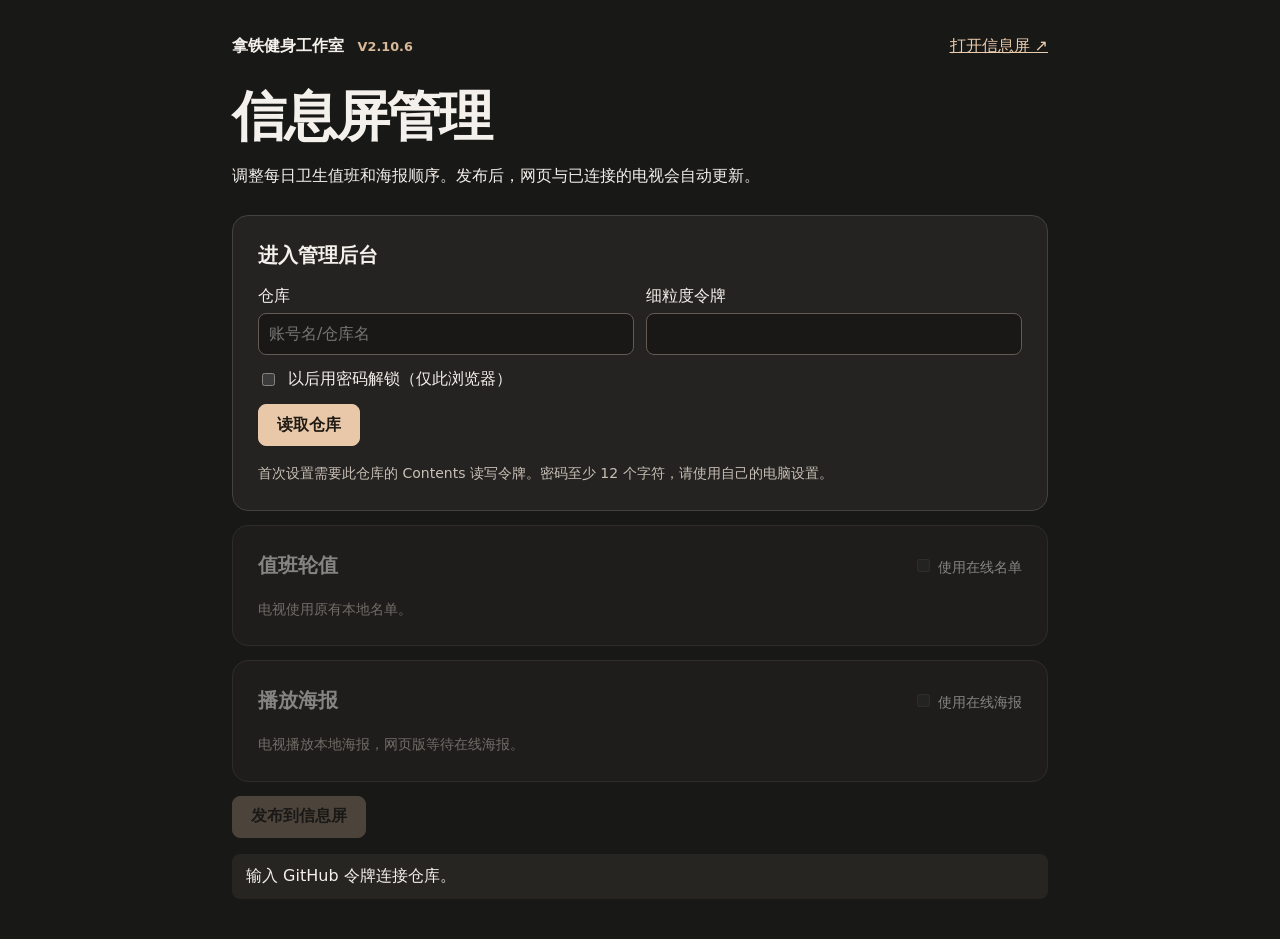
<file: admin/index.html>
<!doctype html>
<html lang="zh-CN">
<head>
  <meta charset="utf-8">
  <meta name="viewport" content="width=device-width,initial-scale=1">
  <meta name="referrer" content="no-referrer">
  <meta http-equiv="Content-Security-Policy" content="default-src 'none'; script-src 'self'; style-src 'self'; img-src 'self' blob:; connect-src 'self' https://api.github.com; base-uri 'none'; form-action 'none'">
  <title>拿铁信息屏 · 管理后台</title>
  <link rel="stylesheet" href="style.css?v=2">
  <script defer src="../screen-data.js"></script>
  <script defer src="github-repository.js"></script>
  <script defer src="credential-vault.js"></script>
  <script defer src="admin.js?v=2"></script>
</head>
<body>
  <main>
    <header>
      <div class="brand">拿铁健身工作室 <span>V2.10.6</span></div>
      <a href="../">打开信息屏 ↗</a>
      <h1>信息屏管理</h1>
      <p>调整每日卫生值班和海报顺序。发布后，网页与已连接的电视会自动更新。</p>
    </header>

    <section>
      <h2>进入管理后台</h2>
      <form id="unlock" hidden>
        <label>后台密码 <input id="unlock-password" required type="password" maxlength="256" autocomplete="current-password"></label>
        <button type="submit" class="primary">解锁后台</button>
        <button type="button" id="use-token">改用令牌</button>
        <p class="hint full-width">密码用于解锁此浏览器加密保存的令牌。令牌到期或忘记密码时，可用令牌重新配置。</p>
      </form>
      <form id="connection">
        <label>仓库 <input id="repository" required placeholder="账号名/仓库名" autocomplete="off"></label>
        <label>细粒度令牌 <input id="token" required type="password" autocomplete="off" spellcheck="false"></label>
        <label id="remember-option" class="remember full-width" hidden>
          <input id="remember" type="checkbox"> 以后用密码解锁（仅此浏览器）
        </label>
        <fieldset id="password-setup" class="password-setup full-width" hidden disabled>
          <label>设置后台密码 <input id="new-password" required type="password" minlength="12" maxlength="256" autocomplete="new-password"></label>
          <label>确认后台密码 <input id="confirm-password" required type="password" minlength="12" maxlength="256" autocomplete="new-password"></label>
        </fieldset>
        <div class="login-actions full-width">
          <button type="submit" class="primary">读取仓库</button>
          <button type="button" id="use-password" hidden>返回密码解锁</button>
        </div>
        <p class="hint full-width">首次设置需要此仓库的 Contents 读写令牌。密码至少 12 个字符，请使用自己的电脑设置。</p>
      </form>
      <div id="connected" class="login-actions" hidden>
        <button type="button" id="reload-repository">重新读取仓库</button>
        <button type="button" id="lock-admin">锁定后台</button>
      </div>
    </section>

    <fieldset id="editor" disabled>
      <section>
        <div class="heading">
          <h2>值班轮值</h2>
          <label class="toggle"><input id="use-duty" type="checkbox"> 使用在线名单</label>
        </div>
        <div id="duty-editor" hidden>
          <ol id="roster" class="rows"></ol>
          <button id="add-person" type="button">＋ 添加人员</button>
          <div class="anchor">
            <label>基准日期 <input id="anchor-date" type="date"></label>
            <label>当天值班人 <select id="anchor-person"></select></label>
          </div>
          <p id="duty-preview" class="hint"></p>
        </div>
        <p id="duty-local" class="hint">电视使用原有本地名单。</p>
      </section>

      <section>
        <div class="heading">
          <h2>播放海报 <small id="poster-count"></small></h2>
          <label class="toggle"><input id="use-posters" type="checkbox"> 使用在线海报</label>
        </div>
        <div id="poster-editor" hidden>
          <label class="upload">导入 JPG / PNG <input id="upload" type="file" accept="image/jpeg,image/png" multiple></label>
          <p class="hint">列表从上到下循环播放，每张 10 秒，最多 20 张。删除全部后发布会清空在线播放列表。</p>
          <ol id="posters" class="rows"></ol>
        </div>
        <p id="posters-local" class="hint">电视播放本地海报，网页版等待在线海报。</p>
      </section>

      <footer>
        <button id="publish" type="button" class="primary">发布到信息屏</button>
        <span id="draft" class="hint"></span>
      </footer>
    </fieldset>
    <p id="status" role="status" aria-live="polite">请连接已上传信息屏网页的仓库。</p>
  </main>
</body>
</html>
</file>
<file: admin/style.css>
:root { color-scheme: dark; font: 16px/1.55 system-ui, sans-serif; color: #f4f0eb; background: #181817; }
* { box-sizing: border-box; }
body { margin: 0; }
main { width: min(900px, 100%); padding: 34px clamp(16px, 5vw, 42px) 40px; margin: auto; }
header { display: grid; grid-template-columns: 1fr auto; align-items: center; margin-bottom: 26px; }
header h1, header p { grid-column: 1 / -1; }
.brand { font-weight: 700; }
.brand span, small { color: #d7b899; font-size: .8rem; margin-left: .5rem; }
a { color: #ebccae; }
h1 { font-size: clamp(2rem, 6vw, 3.4rem); letter-spacing: -.04em; margin: 16px 0 0; }
h2 { font-size: 1.24rem; margin: 0 0 12px; }
p { margin: 5px 0 0; }
section { background: #242321; border: 1px solid #45413d; border-radius: 16px; padding: clamp(14px, 4vw, 25px); margin-bottom: 14px; }
fieldset { margin: 0; padding: 0; border: 0; min-width: 0; }
#connection:not([hidden]), #unlock:not([hidden]), .password-setup:not([hidden]), .anchor { display: flex; flex-wrap: wrap; align-items: end; gap: 12px; }
#connection label:not(.remember), #unlock label, .anchor label { display: grid; flex: 1 1 180px; gap: 5px; }
input, select, button { font: inherit; }
input:not([type=checkbox]), select, button { min-height: 42px; border: 1px solid #625b53; border-radius: 8px; background: #191816; color: inherit; padding: 7px 10px; min-width: 0; }
button { cursor: pointer; white-space: nowrap; }
button:hover:not(:disabled) { border-color: #e9c5a1; }
:disabled { opacity: .5; cursor: default; }
:focus-visible { outline: 2px solid #f0c897; outline-offset: 2px; }
.heading { display: flex; flex-wrap: wrap; justify-content: space-between; gap: 6px 16px; align-items: baseline; }
.toggle { white-space: nowrap; font-size: .9rem; }
.hint { color: #c9c0b6; font-size: .875rem; }
.rows { list-style: none; padding: 0; margin: 9px 0; }
.rows li { display: flex; flex-wrap: wrap; gap: 6px; align-items: center; padding: 8px 0; border-bottom: 1px solid #45413d; }
.rows li > input, .poster-label { flex: 1 1 140px; overflow-wrap: anywhere; }
.rows li img { width: 48px; height: 62px; border-radius: 4px; object-fit: cover; background: #191816; }
.row-index { width: 2ch; color: #d7b899; text-align: right; margin-right: 3px; }
.row-actions { display: flex; flex-wrap: wrap; gap: 5px; }
.anchor { margin: 14px 0 8px; }
.upload { display: flex; flex-wrap: wrap; align-items: center; gap: 8px; }
.upload input { max-width: 100%; }
footer { display: flex; flex-wrap: wrap; gap: 12px; align-items: center; }
.primary { background: #e9c8aa; border-color: #e9c8aa; color: #201a15; font-weight: 700; padding-inline: 18px; }
#status { margin-top: 16px; padding: 10px 14px; background: #272522; border-radius: 8px; overflow-wrap: anywhere; }
#status.error { color: #ffd0c3; }
.full-width { flex: 1 1 100%; }
.remember:not([hidden]), .login-actions:not([hidden]) { display: flex; flex-wrap: wrap; align-items: center; gap: 10px; }
</file>
